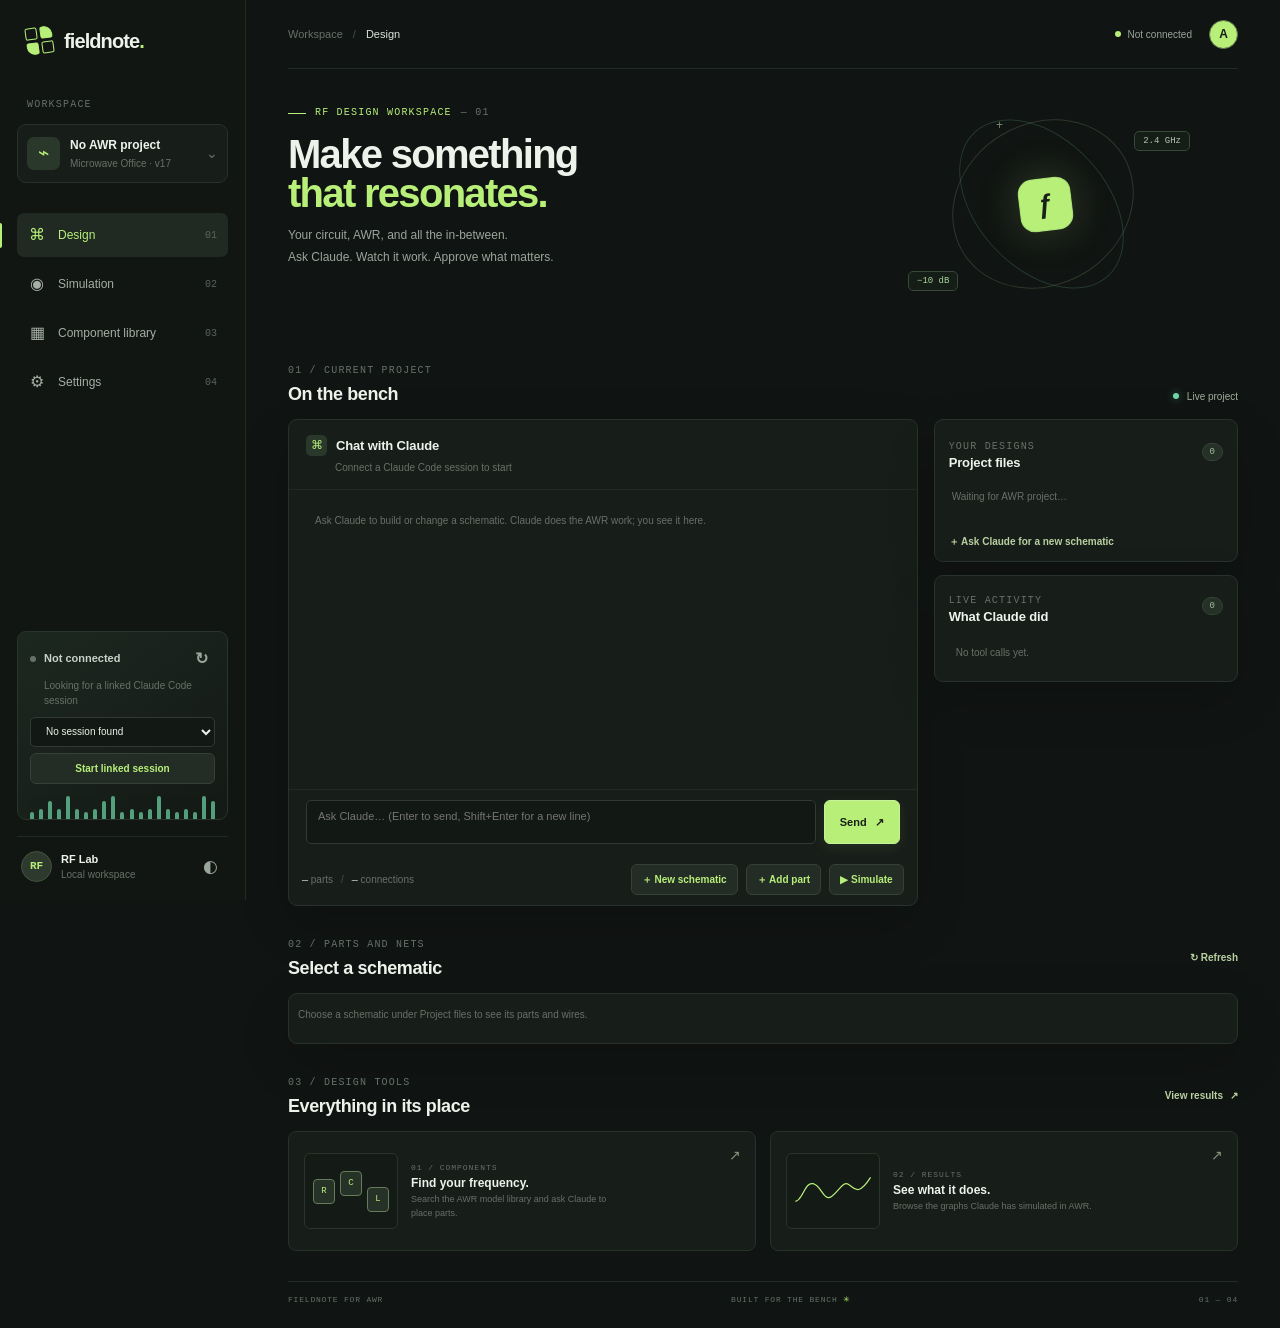
<file: ui/index.html>
<!doctype html>
<html lang="en">
  <head>
    <meta charset="utf-8">
    <meta name="viewport" content="width=device-width, initial-scale=1">
    <meta name="theme-color" content="#101412">
    <title>Fieldnote — AWR Circuit Studio</title>
    <link rel="stylesheet" href="styles.css">
  </head>
  <body>
    <div class="app-shell">
      <aside class="sidebar">
        <a class="brand" href="#" aria-label="Fieldnote home">
          <span class="brand-mark"><span></span><span></span><span></span><span></span></span>
          <span class="brand-name">fieldnote<span class="brand-dot">.</span></span>
        </a>
        <div class="workspace-label">WORKSPACE</div>
        <button class="project-switcher" id="projectSwitcher" type="button">
          <span class="project-icon">⌁</span>
          <span class="switcher-copy"><strong id="projectName">No AWR project</strong><small id="projectFile">Microwave Office · v17</small></span>
          <span class="chevron">⌄</span>
        </button>
        <nav class="navigation" aria-label="Main navigation">
          <button class="nav-link active" data-view="design" type="button"><span class="nav-icon">⌘</span><span>Design</span><kbd>01</kbd></button>
          <button class="nav-link" data-view="simulation" type="button"><span class="nav-icon">◉</span><span>Simulation</span><kbd>02</kbd></button>
          <button class="nav-link" data-view="library" type="button"><span class="nav-icon">▦</span><span>Component library</span><kbd>03</kbd></button>
          <button class="nav-link" data-view="settings" type="button"><span class="nav-icon">⚙</span><span>Settings</span><kbd>04</kbd></button>
        </nav>
        <div class="sidebar-bottom">
          <div class="live-card">
            <div class="live-card-top"><span class="pulse-dot"></span><span id="connectionLabel">Not connected</span><button class="icon-button" id="refreshConnection" aria-label="Look for Claude sessions" type="button">↻</button></div>
            <div class="live-card-copy" id="connectionDetail">Looking for a linked Claude Code session</div>
            <div class="session-row"><select class="form-control" id="sessionPicker" aria-label="Claude Code session"><option value="">No session found</option></select><button class="button button-small button-soft" id="startLinked" type="button">Start linked session</button></div>
            <div class="live-wave" aria-hidden="true"><i></i><i></i><i></i><i></i><i></i><i></i><i></i><i></i><i></i><i></i><i></i><i></i><i></i><i></i><i></i><i></i><i></i><i></i><i></i><i></i><i></i></div>
          </div>
          <div class="sidebar-footer">
            <div class="avatar">RF</div><div><strong>RF Lab</strong><small>Local workspace</small></div>
            <button class="icon-button theme-toggle" id="themeToggle" aria-label="Toggle color theme" title="Toggle color theme" type="button">◐</button>
          </div>
        </div>
      </aside>

      <main class="main-content">
        <header class="topbar">
          <div class="breadcrumb"><span>Workspace</span><span class="crumb-slash">/</span><strong id="breadcrumbName">Design</strong></div>
          <div class="topbar-actions"><div class="autosave"><span class="tiny-dot"></span><span id="saveState">Not connected</span></div><button class="user-menu" type="button" aria-label="User menu">A</button></div>
        </header>

        <section class="page-view active" id="designView">
          <div class="page-heading">
            <div><div class="eyebrow"><span class="eyebrow-line"></span> RF DESIGN WORKSPACE <span class="eyebrow-index">— 01</span></div><h1>Make something<br><span>that resonates.</span></h1><p class="heading-copy">Your circuit, AWR, and all the in-between.<br>Ask Claude. Watch it work. Approve what matters.</p></div>
            <div class="heading-art" aria-hidden="true"><div class="art-orbit orbit-one"></div><div class="art-orbit orbit-two"></div><div class="art-core"><span>ƒ</span></div><span class="art-label label-one">2.4 GHz</span><span class="art-label label-two">−10 dB</span><span class="art-cross">+</span></div>
          </div>

          <div class="section-bar"><div><span class="section-kicker">01 / CURRENT PROJECT</span><h2>On the bench</h2></div><div class="section-actions"><span class="project-live"><span class="tiny-dot"></span> Live project</span></div></div>
          <div class="workspace-grid">
            <section class="panel circuit-panel">
              <div class="panel-heading"><div><div class="panel-title-row"><span class="panel-icon icon-circuit">⌘</span><h3>Chat with Claude</h3></div><p id="chatSubtitle">Connect a Claude Code session to start</p></div></div>
              <div class="chat-log" id="chatLog"><div class="list-placeholder" id="chatEmpty">Ask Claude to build or change a schematic. Claude does the AWR work; you see it here.</div></div>
              <div class="chat-wait hidden" id="chatWait"><span class="pulse-dot connected"></span> Waiting for Claude…</div>
              <form class="chat-form" id="chatForm"><textarea class="form-control" id="chatInput" rows="2" placeholder="Ask Claude… (Enter to send, Shift+Enter for a new line)"></textarea><button class="button button-primary" id="sendChat" type="submit">Send <span>↗</span></button></form>
              <div class="canvas-footer"><div class="canvas-stats"><span><b id="partCount">—</b> parts</span><span class="stat-sep">/</span><span><b id="wireCount">—</b> connections</span></div><div class="canvas-footer-right"><button class="button button-small button-soft" data-ask="new-schematic" type="button">＋ New schematic</button><button class="button button-small button-soft" data-ask="add-part" type="button">＋ Add part</button><button class="button button-small button-soft" data-ask="simulate" type="button">▶ Simulate</button></div></div>
            </section>
            <aside class="right-column">
              <section class="panel schematic-picker"><div class="panel-heading compact"><div><span class="section-kicker">YOUR DESIGNS</span><h3>Project files</h3></div><span class="count-pill" id="schematicCount">0</span></div><div class="schematic-list" id="schematicList"><div class="list-placeholder">Waiting for AWR project…</div></div><div class="project-extras" id="projectExtras"></div><button class="text-action" id="newSchematicLink" type="button">＋ Ask Claude for a new schematic</button></section>
              <section class="panel activity-panel"><div class="panel-heading compact"><div><span class="section-kicker">LIVE ACTIVITY</span><h3>What Claude did</h3></div><span class="count-pill" id="activityCount">0</span></div><div class="activity-list" id="activityList"><div class="list-placeholder" id="activityEmpty">No tool calls yet.</div></div></section>
            </aside>
          </div>

          <div class="section-bar tools-section"><div><span class="section-kicker">02 / PARTS AND NETS</span><h2 id="partsTitle">Select a schematic</h2></div><button class="text-action" id="refreshSchematic" type="button">↻ Refresh</button></div>
          <section class="panel parts-panel"><div id="partsBody"><div class="list-placeholder">Choose a schematic under Project files to see its parts and wires.</div></div></section>

          <div class="section-bar tools-section"><div><span class="section-kicker">03 / DESIGN TOOLS</span><h2>Everything in its place</h2></div><button class="text-action" data-view="simulation" type="button">View results <span>↗</span></button></div>
          <div class="tool-cards">
            <button class="tool-card" data-view="library" type="button"><span class="tool-illustration library-illustration"><i>R</i><i>C</i><i>L</i></span><span class="tool-card-copy"><span>01 / COMPONENTS</span><strong>Find your frequency.</strong><small>Search the AWR model library and ask Claude to place parts.</small></span><span class="card-arrow">↗</span></button>
            <button class="tool-card" data-view="simulation" type="button"><span class="tool-illustration simulation-illustration"><svg viewBox="0 0 110 54"><path d="M2 41 C13 39 15 13 27 16 S42 42 53 34 S69 12 77 17 S90 35 108 7"/></svg></span><span class="tool-card-copy"><span>02 / RESULTS</span><strong>See what it does.</strong><small>Browse the graphs Claude has simulated in AWR.</small></span><span class="card-arrow">↗</span></button>
          </div>
          <footer class="page-footer"><span>FIELDNOTE FOR AWR</span><span>BUILT FOR THE BENCH <i>✳</i></span><span>01 — 04</span></footer>
        </section>

        <section class="page-view secondary-view" id="simulationView">
          <div class="secondary-heading"><div class="eyebrow"><span class="eyebrow-line"></span> RF DESIGN WORKSPACE <span class="eyebrow-index">— 02</span></div><h1>From schematic<br><span>to signal.</span></h1><p>Browse the graphs in your AWR project. To run a new simulation, ask Claude.</p></div>
          <div class="simulation-grid"><section class="panel simulation-config"><div class="panel-heading"><div><div class="panel-title-row"><span class="panel-icon icon-sim">◉</span><h3>Project graphs</h3></div><p>Pick one to see its plot</p></div><span class="live-tag"><i></i> <span id="graphCount">0</span></span></div>
            <div class="schematic-list" id="graphList"><div class="list-placeholder">Waiting for AWR project…</div></div>
            <div class="button-row"><button class="button button-primary" id="askSimulate" type="button"><span>▶</span> Ask Claude to simulate</button><span class="simulation-status" id="simulationStatus">Ready when you are</span></div>
          </section>
            <section class="panel results-panel"><div class="panel-heading"><div><div class="panel-title-row"><span class="panel-icon icon-result">⌁</span><h3>Simulation output</h3></div><p id="resultsSubtitle">Select a graph to see its results</p></div><button class="button button-small button-soft" id="refreshResults" type="button">↻ Refresh</button></div><div class="results-placeholder" id="resultsPlaceholder"><div class="results-mark"><span></span><span></span><span></span><span></span><span></span><span></span><span></span></div><strong>Nothing selected.</strong><p>Choose a graph on the left to see its plot and summary.</p></div><div id="resultsContent" class="results-content hidden"></div></section>
          </div>
        </section>

        <section class="page-view secondary-view" id="libraryView">
          <div class="secondary-heading"><div class="eyebrow"><span class="eyebrow-line"></span> RF DESIGN WORKSPACE <span class="eyebrow-index">— 03</span></div><h1>Good parts.<br><span>Better ideas.</span></h1><p>Search AWR’s model library. Pick a part and ask Claude to add it to your schematic.</p></div>
          <section class="panel library-panel"><div class="library-search-row"><div class="search-wrap"><span>⌕</span><input id="modelSearch" type="search" placeholder="Search resistors, capacitors, microstrip…" autocomplete="off"><kbd>↵</kbd></div><button class="button button-primary" id="searchModels" type="button">Search library <span>↗</span></button></div><div class="library-hints"><span>TRY</span><button type="button" data-query="RES">RES</button><button type="button" data-query="CAP">CAP</button><button type="button" data-query="microstrip line">microstrip line</button><button type="button" data-query="port">port</button></div><div class="library-results-head"><span id="modelResultCount">Search the live AWR model library</span><span>MODEL / DESCRIPTION / CATEGORY</span></div><div class="model-results" id="modelResults"><div class="library-empty"><div>⌕</div><strong>Find a part to get started.</strong><p>Results come from the component library in your open AWR instance.</p></div></div></section>
        </section>

        <section class="page-view secondary-view" id="settingsView">
          <div class="secondary-heading"><div class="eyebrow"><span class="eyebrow-line"></span> RF DESIGN WORKSPACE <span class="eyebrow-index">— 04</span></div><h1>Set the<br><span>workbench.</span></h1><p>Where Claude Code lives and how Fieldnote reaches it.</p></div>
          <section class="panel settings-panel"><div class="panel-heading"><div><div class="panel-title-row"><span class="panel-icon icon-sim">⚙</span><h3>Claude Code</h3></div><p>Stored on this PC. No secrets.</p></div><span class="live-tag"><i></i> <span id="claudeFound">Checking…</span></span></div>
            <label class="field-label" for="settingsWorkspace">WORKSPACE FOLDER</label><div class="settings-field"><input class="form-control" id="settingsWorkspace" spellcheck="false"></div>
            <label class="field-label" for="settingsClaude">CLAUDE CODE BINARY</label><div class="settings-field"><input class="form-control" id="settingsClaude" spellcheck="false"></div>
            <label class="field-label" for="settingsMode">MODE</label><div class="settings-field"><select class="form-control" id="settingsMode"><option value="linked">Linked to my open session</option><option value="app" disabled>App session — coming soon</option></select></div>
            <div class="button-row"><button class="button button-primary" id="saveSettings" type="button">Save settings</button><button class="button button-soft" id="startLinkedSettings" type="button">Start linked session</button></div>
            <div class="settings-field" id="startCommandWrap"><span class="field-label settings-label">START COMMAND</span><pre class="perm-input" id="startCommand">Press “Start linked session” to see the command.</pre></div>
          </section>
        </section>
      </main>
    </div>
    <div class="toast-region" id="toastRegion" aria-live="polite"></div>
    <dialog class="modal" id="permModal"><form method="dialog" id="permForm"><div class="modal-mark" id="permMark">⌘</div><span class="section-kicker" id="permKicker">APPROVAL NEEDED</span><h2 id="permTool">Tool</h2><p id="permDesc"></p><pre class="perm-input" id="permInput"></pre><div class="modal-actions"><span class="perm-queue" id="permQueue"></span><button class="button button-quiet" id="permDeny" type="button">Deny</button><button class="button button-primary" id="permAllow" type="button">Allow <span>↗</span></button></div></form></dialog>
    <script src="app.js" defer></script>
  </body>
</html>
</file>
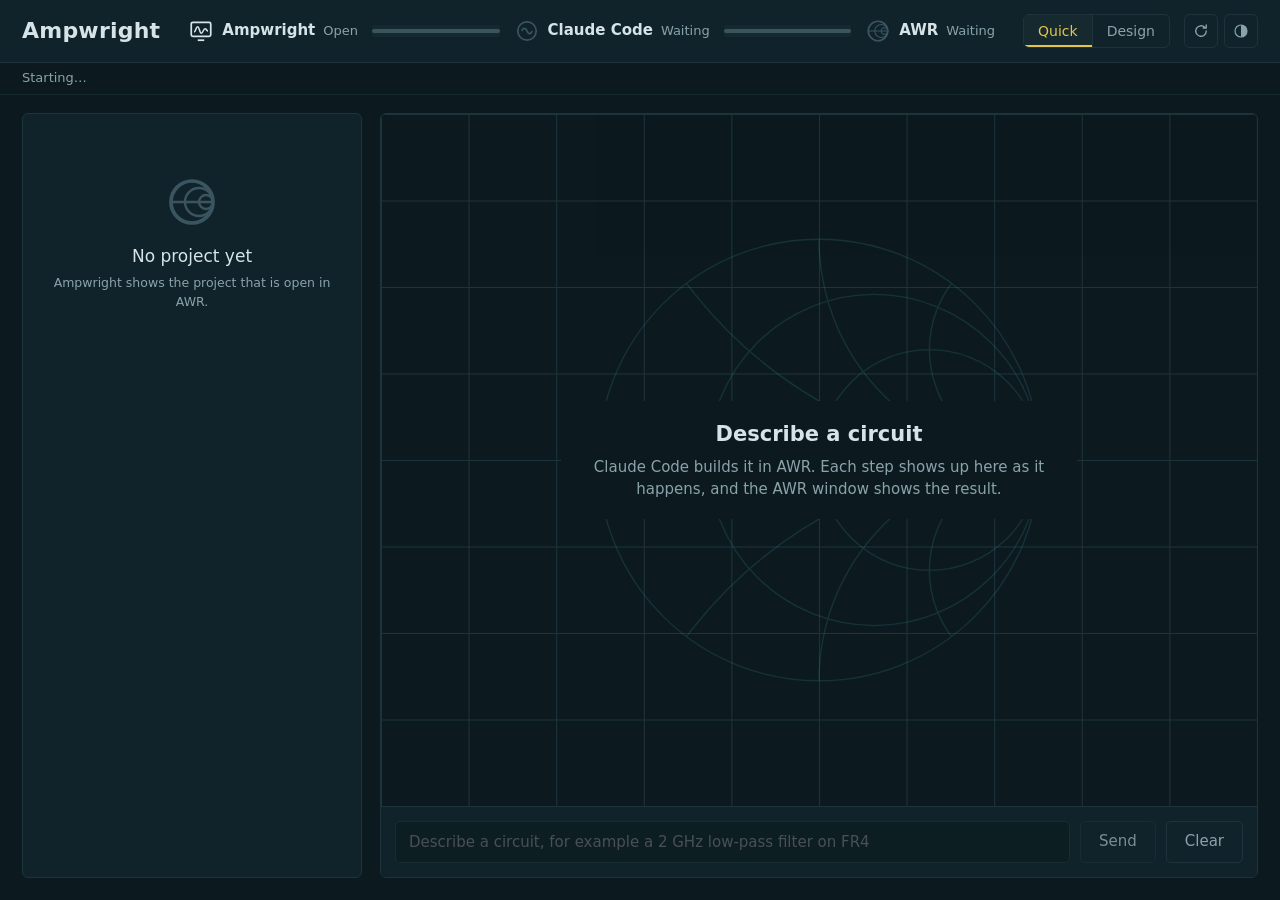
<file: ampwright/ui/index.html>
<!doctype html>
<html lang="en" data-theme="dark">
<head>
  <meta charset="utf-8">
  <meta name="viewport" content="width=device-width, initial-scale=1">
  <title>Ampwright</title>
  <link rel="stylesheet" href="app.css">
</head>
<body>
  <svg width="0" height="0" style="position:absolute" aria-hidden="true">
    <defs>
      <!-- Ampwright: a screen showing a swept trace -->
      <symbol id="i-app" viewBox="0 0 24 24"><rect x="3" y="4" width="18" height="13" rx="1.5" fill="none" stroke="currentColor" stroke-width="1.6"/><path d="M5.5 13c1.6 0 1.8-5 3.4-5s1.8 6 3.4 6 1.8-4 3.4-4 1.4 2 2.8 2" fill="none" stroke="currentColor" stroke-width="1.4"/><path d="M9 20.5h6" stroke="currentColor" stroke-width="1.6"/></symbol>
      <!-- Claude Code: a signal source -->
      <symbol id="i-source" viewBox="0 0 24 24"><circle cx="12" cy="12" r="8.5" fill="none" stroke="currentColor" stroke-width="1.6"/><path d="M7.2 12c1.2-3.2 3.6-3.2 4.8 0s3.6 3.2 4.8 0" fill="none" stroke="currentColor" stroke-width="1.6"/></symbol>
      <!-- AWR: a Smith chart -->
      <symbol id="i-smith" viewBox="0 0 24 24"><circle cx="12" cy="12" r="9" fill="none" stroke="currentColor" stroke-width="1.6"/><circle cx="15" cy="12" r="6" fill="none" stroke="currentColor" stroke-width="1"/><circle cx="18" cy="12" r="3" fill="none" stroke="currentColor" stroke-width="1"/><path d="M3 12h18M21 12a9 9 0 0 0-9-9M21 12a9 9 0 0 1-9 9" fill="none" stroke="currentColor" stroke-width="1"/></symbol>
      <symbol id="i-schematic" viewBox="0 0 24 24"><path d="M2 12h4l1.5-3 3 6 3-6 3 6 1.5-3h4" fill="none" stroke="currentColor" stroke-width="1.6" stroke-linejoin="round"/></symbol>
      <symbol id="i-graph" viewBox="0 0 24 24"><path d="M3 3v18h18" fill="none" stroke="currentColor" stroke-width="1.6"/><path d="M6 8c3 0 4 9 7 9s3-6 7-6" fill="none" stroke="currentColor" stroke-width="1.6"/></symbol>
      <symbol id="i-em" viewBox="0 0 24 24"><rect x="4" y="9" width="16" height="6" fill="none" stroke="currentColor" stroke-width="1.6"/><path d="M8 9V5M16 9V5M8 15v4M16 15v4" stroke="currentColor" stroke-width="1.4"/></symbol>
      <symbol id="i-netlist" viewBox="0 0 24 24"><path d="M5 5h14M5 10h10M5 15h14M5 20h8" stroke="currentColor" stroke-width="1.6"/></symbol>
      <symbol id="i-sim" viewBox="0 0 24 24"><path d="M4 12h3l2-6 3 12 2-6h6" fill="none" stroke="currentColor" stroke-width="1.6" stroke-linejoin="round"/></symbol>
      <symbol id="i-theme" viewBox="0 0 24 24"><circle cx="12" cy="12" r="8" fill="none" stroke="currentColor" stroke-width="1.6"/><path d="M12 4a8 8 0 0 1 0 16z" fill="currentColor"/></symbol>
      <symbol id="i-reconnect" viewBox="0 0 24 24"><path d="M19 12a7 7 0 1 1-2.05-4.95M19 4v4h-4" fill="none" stroke="currentColor" stroke-width="1.8" stroke-linecap="round" stroke-linejoin="round"/></symbol>
    </defs>
  </svg>

  <header class="strip">
    <div class="brand">Ampwright</div>
    <div class="line" role="status" aria-live="polite">
      <div class="port" data-port="app" data-state="up">
        <svg class="port-icon"><use href="#i-app"/></svg>
        <span class="port-name">Ampwright</span><span class="port-state">Open</span>
      </div>
      <div class="seg" data-seg="claude" data-state="off"><i class="pulse"></i></div>
      <div class="port" data-port="claude" data-state="off">
        <svg class="port-icon"><use href="#i-source"/></svg>
        <span class="port-name">Claude Code</span><span class="port-state" id="claudeState">Waiting</span>
      </div>
      <div class="seg" data-seg="awr" data-state="off"><i class="pulse"></i></div>
      <div class="port" data-port="awr" data-state="off">
        <svg class="port-icon"><use href="#i-smith"/></svg>
        <span class="port-name">AWR</span><span class="port-state" id="awrState">Waiting</span>
      </div>
    </div>
    <div class="tools">
      <div class="mode" role="group" aria-label="Mode">
        <button type="button" data-mode="quick" aria-pressed="true" title="Quick: Claude builds what you ask in AWR, step by step">Quick</button>
        <button type="button" data-mode="design" aria-pressed="false" title="Design: the full agent loop (spec, theory, build, check, fix). It waits for you to approve the spec, and uses much more of your plan per task.">Design</button>
      </div>
      <button class="icon-btn" id="reconnect" type="button" title="Reconnect" aria-label="Reconnect"><svg><use href="#i-reconnect"/></svg></button>
      <button class="icon-btn" id="theme" type="button" title="Switch to light theme" aria-label="Switch to light theme"><svg><use href="#i-theme"/></svg></button>
    </div>
  </header>
  <p class="detail" id="detail">Starting…</p>
  <div class="banner" id="banner" role="alert" hidden><span id="bannerText"></span><button type="button" id="bannerRetry">Reconnect</button></div>

  <main class="bench">
    <aside class="project" aria-label="AWR project">
      <div id="projectEmpty" class="project-empty">
        <svg class="big-icon"><use href="#i-smith"/></svg>
        <p>No project yet</p>
        <small id="projectEmptyText">Ampwright shows the project that is open in AWR.</small>
      </div>
      <div id="projectCard" hidden>
        <h1 id="projectName"></h1>
        <p class="file" id="projectFile"></p>
        <p class="saved" id="projectSaved"></p>
        <dl class="readout">
          <div><dt><svg><use href="#i-schematic"/></svg>Schematics</dt><dd id="nSchematics">0</dd></div>
          <div><dt><svg><use href="#i-graph"/></svg>Graphs</dt><dd id="nGraphs">0</dd></div>
          <div><dt><svg><use href="#i-em"/></svg>EM structures</dt><dd id="nEm">0</dd></div>
          <div><dt><svg><use href="#i-netlist"/></svg>Netlists</dt><dd id="nNetlists">0</dd></div>
        </dl>
        <section class="docs"><h2>Schematics</h2><ul id="listSchematics"></ul></section>
        <section class="docs"><h2>Graphs</h2><ul id="listGraphs"></ul></section>
        <section class="docs"><h2>EM structures</h2><ul id="listEm"></ul></section>
        <section class="docs"><h2>Netlists</h2><ul id="listNetlists"></ul></section>
      </div>
    </aside>

    <section class="screen" aria-label="Design chat">
      <div class="scope">
      <svg class="smith-art" viewBox="0 0 200 200" aria-hidden="true">
        <defs><clipPath id="smithClip"><circle cx="100" cy="100" r="96"/></clipPath></defs>
        <circle cx="100" cy="100" r="96"/><circle cx="124" cy="100" r="72"/><circle cx="148" cy="100" r="48"/><circle cx="172" cy="100" r="24"/>
        <path d="M4 100h192"/>
        <g clip-path="url(#smithClip)"><!-- reactance circles x = 0.5, 1, 2: centre (1, ±1/x), radius 1/x -->
          <circle cx="196" cy="-92" r="192"/><circle cx="196" cy="292" r="192"/>
          <circle cx="196" cy="4" r="96"/><circle cx="196" cy="196" r="96"/>
          <circle cx="196" cy="52" r="48"/><circle cx="196" cy="148" r="48"/>
        </g>
      </svg>
      <div class="screen-empty" id="feedEmpty">
        <p class="screen-title" id="emptyTitle">Describe a circuit</p>
        <p id="emptyText">Claude Code builds it in AWR. Each step shows up here as it happens, and the AWR window shows the result.</p>
      </div>
      <div class="feed" id="feed" hidden></div>
      </div>
      <div class="working" id="working" hidden><i></i><span>Claude is working in AWR…</span></div>
      <form class="composer" id="composer">
        <input type="text" id="task" autocomplete="off" disabled placeholder="Describe a circuit, for example a 2 GHz low-pass filter on FR4" aria-label="Design task">
        <button type="submit" id="send" disabled>Send</button>
        <button type="button" id="stop" hidden>Stop</button>
        <button type="button" id="clear" title="Clear the saved history" aria-label="Clear history">Clear</button>
      </form>
    </section>
  </main>
  <div class="approval" id="approval" role="alertdialog" aria-modal="true" aria-labelledby="apTitle" hidden>
    <div class="ap-box">
      <h2 id="apTitle"></h2>
      <p id="apText"></p>
      <pre id="apPreview"></pre>
      <p class="ap-note" id="apNote">If you don't answer, Ampwright denies it after 2 minutes.</p>
      <div class="ap-actions"><button type="button" id="apDeny">Deny</button><button type="button" id="apAllow">Allow</button></div>
    </div>
  </div>
  <script src="app.js"></script>
</body>
</html>
</file>
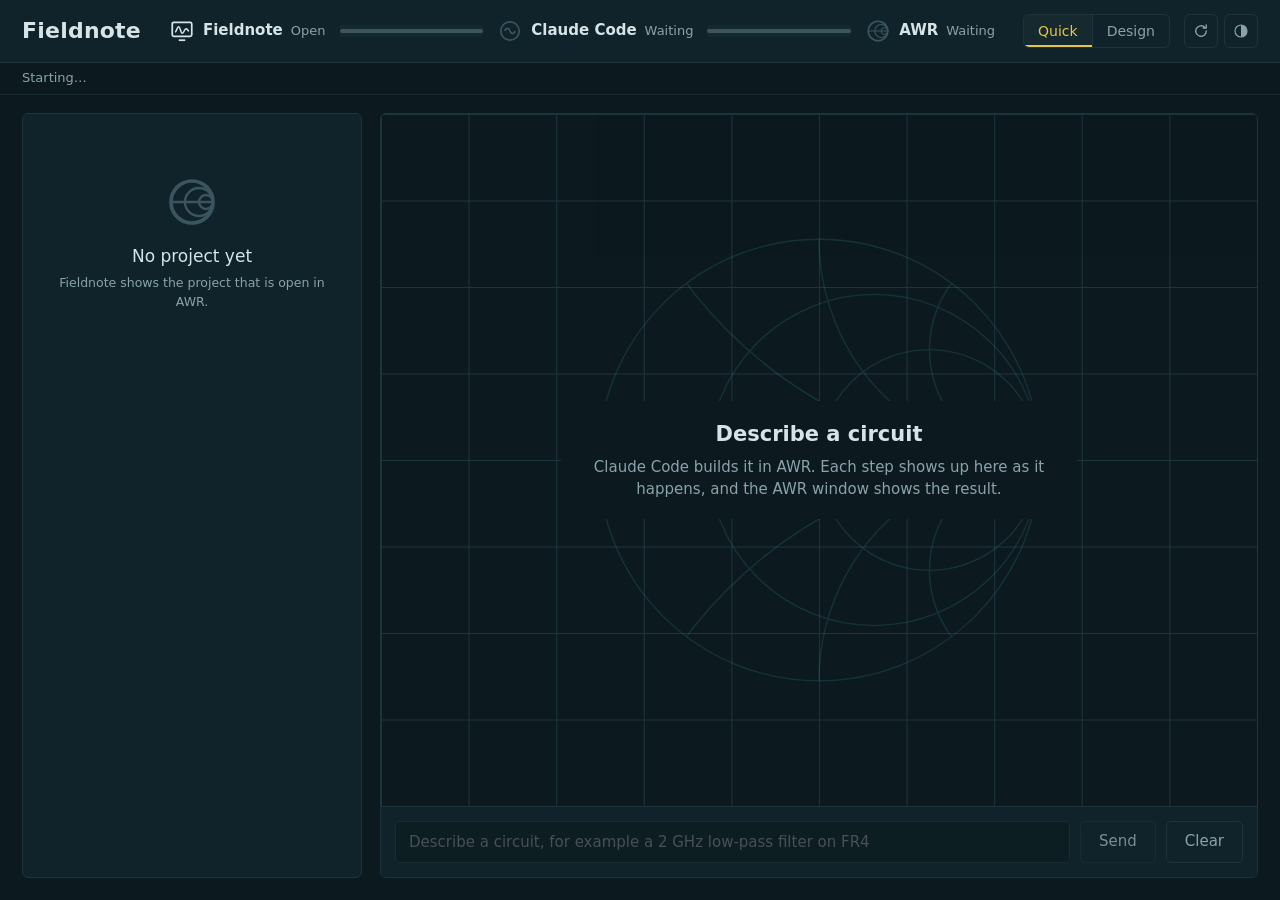
<file: fieldnote/ui/index.html>
<!doctype html>
<html lang="en" data-theme="dark">
<head>
  <meta charset="utf-8">
  <meta name="viewport" content="width=device-width, initial-scale=1">
  <title>Fieldnote</title>
  <link rel="stylesheet" href="app.css">
</head>
<body>
  <svg width="0" height="0" style="position:absolute" aria-hidden="true">
    <defs>
      <!-- Fieldnote: a screen showing a swept trace -->
      <symbol id="i-app" viewBox="0 0 24 24"><rect x="3" y="4" width="18" height="13" rx="1.5" fill="none" stroke="currentColor" stroke-width="1.6"/><path d="M5.5 13c1.6 0 1.8-5 3.4-5s1.8 6 3.4 6 1.8-4 3.4-4 1.4 2 2.8 2" fill="none" stroke="currentColor" stroke-width="1.4"/><path d="M9 20.5h6" stroke="currentColor" stroke-width="1.6"/></symbol>
      <!-- Claude Code: a signal source -->
      <symbol id="i-source" viewBox="0 0 24 24"><circle cx="12" cy="12" r="8.5" fill="none" stroke="currentColor" stroke-width="1.6"/><path d="M7.2 12c1.2-3.2 3.6-3.2 4.8 0s3.6 3.2 4.8 0" fill="none" stroke="currentColor" stroke-width="1.6"/></symbol>
      <!-- AWR: a Smith chart -->
      <symbol id="i-smith" viewBox="0 0 24 24"><circle cx="12" cy="12" r="9" fill="none" stroke="currentColor" stroke-width="1.6"/><circle cx="15" cy="12" r="6" fill="none" stroke="currentColor" stroke-width="1"/><circle cx="18" cy="12" r="3" fill="none" stroke="currentColor" stroke-width="1"/><path d="M3 12h18M21 12a9 9 0 0 0-9-9M21 12a9 9 0 0 1-9 9" fill="none" stroke="currentColor" stroke-width="1"/></symbol>
      <symbol id="i-schematic" viewBox="0 0 24 24"><path d="M2 12h4l1.5-3 3 6 3-6 3 6 1.5-3h4" fill="none" stroke="currentColor" stroke-width="1.6" stroke-linejoin="round"/></symbol>
      <symbol id="i-graph" viewBox="0 0 24 24"><path d="M3 3v18h18" fill="none" stroke="currentColor" stroke-width="1.6"/><path d="M6 8c3 0 4 9 7 9s3-6 7-6" fill="none" stroke="currentColor" stroke-width="1.6"/></symbol>
      <symbol id="i-em" viewBox="0 0 24 24"><rect x="4" y="9" width="16" height="6" fill="none" stroke="currentColor" stroke-width="1.6"/><path d="M8 9V5M16 9V5M8 15v4M16 15v4" stroke="currentColor" stroke-width="1.4"/></symbol>
      <symbol id="i-netlist" viewBox="0 0 24 24"><path d="M5 5h14M5 10h10M5 15h14M5 20h8" stroke="currentColor" stroke-width="1.6"/></symbol>
      <symbol id="i-sim" viewBox="0 0 24 24"><path d="M4 12h3l2-6 3 12 2-6h6" fill="none" stroke="currentColor" stroke-width="1.6" stroke-linejoin="round"/></symbol>
      <symbol id="i-theme" viewBox="0 0 24 24"><circle cx="12" cy="12" r="8" fill="none" stroke="currentColor" stroke-width="1.6"/><path d="M12 4a8 8 0 0 1 0 16z" fill="currentColor"/></symbol>
      <symbol id="i-reconnect" viewBox="0 0 24 24"><path d="M19 12a7 7 0 1 1-2.05-4.95M19 4v4h-4" fill="none" stroke="currentColor" stroke-width="1.8" stroke-linecap="round" stroke-linejoin="round"/></symbol>
    </defs>
  </svg>

  <header class="strip">
    <div class="brand">Fieldnote</div>
    <div class="line" role="status" aria-live="polite">
      <div class="port" data-port="app" data-state="up">
        <svg class="port-icon"><use href="#i-app"/></svg>
        <span class="port-name">Fieldnote</span><span class="port-state">Open</span>
      </div>
      <div class="seg" data-seg="claude" data-state="off"><i class="pulse"></i></div>
      <div class="port" data-port="claude" data-state="off">
        <svg class="port-icon"><use href="#i-source"/></svg>
        <span class="port-name">Claude Code</span><span class="port-state" id="claudeState">Waiting</span>
      </div>
      <div class="seg" data-seg="awr" data-state="off"><i class="pulse"></i></div>
      <div class="port" data-port="awr" data-state="off">
        <svg class="port-icon"><use href="#i-smith"/></svg>
        <span class="port-name">AWR</span><span class="port-state" id="awrState">Waiting</span>
      </div>
    </div>
    <div class="tools">
      <div class="mode" role="group" aria-label="Mode">
        <button type="button" data-mode="quick" aria-pressed="true" title="Quick: Claude builds what you ask in AWR, step by step">Quick</button>
        <button type="button" data-mode="design" aria-pressed="false" title="Design: the full agent loop (spec, theory, build, check, fix). It waits for you to approve the spec, and uses much more of your plan per task.">Design</button>
      </div>
      <button class="icon-btn" id="reconnect" type="button" title="Reconnect" aria-label="Reconnect"><svg><use href="#i-reconnect"/></svg></button>
      <button class="icon-btn" id="theme" type="button" title="Switch to light theme" aria-label="Switch to light theme"><svg><use href="#i-theme"/></svg></button>
    </div>
  </header>
  <p class="detail" id="detail">Starting…</p>
  <div class="banner" id="banner" role="alert" hidden><span id="bannerText"></span><button type="button" id="bannerRetry">Reconnect</button></div>

  <main class="bench">
    <aside class="project" aria-label="AWR project">
      <div id="projectEmpty" class="project-empty">
        <svg class="big-icon"><use href="#i-smith"/></svg>
        <p>No project yet</p>
        <small id="projectEmptyText">Fieldnote shows the project that is open in AWR.</small>
      </div>
      <div id="projectCard" hidden>
        <h1 id="projectName"></h1>
        <p class="file" id="projectFile"></p>
        <p class="saved" id="projectSaved"></p>
        <dl class="readout">
          <div><dt><svg><use href="#i-schematic"/></svg>Schematics</dt><dd id="nSchematics">0</dd></div>
          <div><dt><svg><use href="#i-graph"/></svg>Graphs</dt><dd id="nGraphs">0</dd></div>
          <div><dt><svg><use href="#i-em"/></svg>EM structures</dt><dd id="nEm">0</dd></div>
          <div><dt><svg><use href="#i-netlist"/></svg>Netlists</dt><dd id="nNetlists">0</dd></div>
        </dl>
        <section class="docs"><h2>Schematics</h2><ul id="listSchematics"></ul></section>
        <section class="docs"><h2>Graphs</h2><ul id="listGraphs"></ul></section>
        <section class="docs"><h2>EM structures</h2><ul id="listEm"></ul></section>
        <section class="docs"><h2>Netlists</h2><ul id="listNetlists"></ul></section>
      </div>
    </aside>

    <section class="screen" aria-label="Design chat">
      <div class="scope">
      <svg class="smith-art" viewBox="0 0 200 200" aria-hidden="true">
        <defs><clipPath id="smithClip"><circle cx="100" cy="100" r="96"/></clipPath></defs>
        <circle cx="100" cy="100" r="96"/><circle cx="124" cy="100" r="72"/><circle cx="148" cy="100" r="48"/><circle cx="172" cy="100" r="24"/>
        <path d="M4 100h192"/>
        <g clip-path="url(#smithClip)"><!-- reactance circles x = 0.5, 1, 2: centre (1, ±1/x), radius 1/x -->
          <circle cx="196" cy="-92" r="192"/><circle cx="196" cy="292" r="192"/>
          <circle cx="196" cy="4" r="96"/><circle cx="196" cy="196" r="96"/>
          <circle cx="196" cy="52" r="48"/><circle cx="196" cy="148" r="48"/>
        </g>
      </svg>
      <div class="screen-empty" id="feedEmpty">
        <p class="screen-title" id="emptyTitle">Describe a circuit</p>
        <p id="emptyText">Claude Code builds it in AWR. Each step shows up here as it happens, and the AWR window shows the result.</p>
      </div>
      <div class="feed" id="feed" hidden></div>
      </div>
      <div class="working" id="working" hidden><i></i><span>Claude is working in AWR…</span></div>
      <form class="composer" id="composer">
        <input type="text" id="task" autocomplete="off" disabled placeholder="Describe a circuit, for example a 2 GHz low-pass filter on FR4" aria-label="Design task">
        <button type="submit" id="send" disabled>Send</button>
        <button type="button" id="stop" hidden>Stop</button>
        <button type="button" id="clear" title="Clear the saved history" aria-label="Clear history">Clear</button>
      </form>
    </section>
  </main>
  <div class="approval" id="approval" role="alertdialog" aria-modal="true" aria-labelledby="apTitle" hidden>
    <div class="ap-box">
      <h2 id="apTitle"></h2>
      <p id="apText"></p>
      <pre id="apPreview"></pre>
      <p class="ap-note" id="apNote">If you don't answer, Fieldnote denies it after 2 minutes.</p>
      <div class="ap-actions"><button type="button" id="apDeny">Deny</button><button type="button" id="apAllow">Allow</button></div>
    </div>
  </div>
  <script src="app.js"></script>
</body>
</html>
</file>
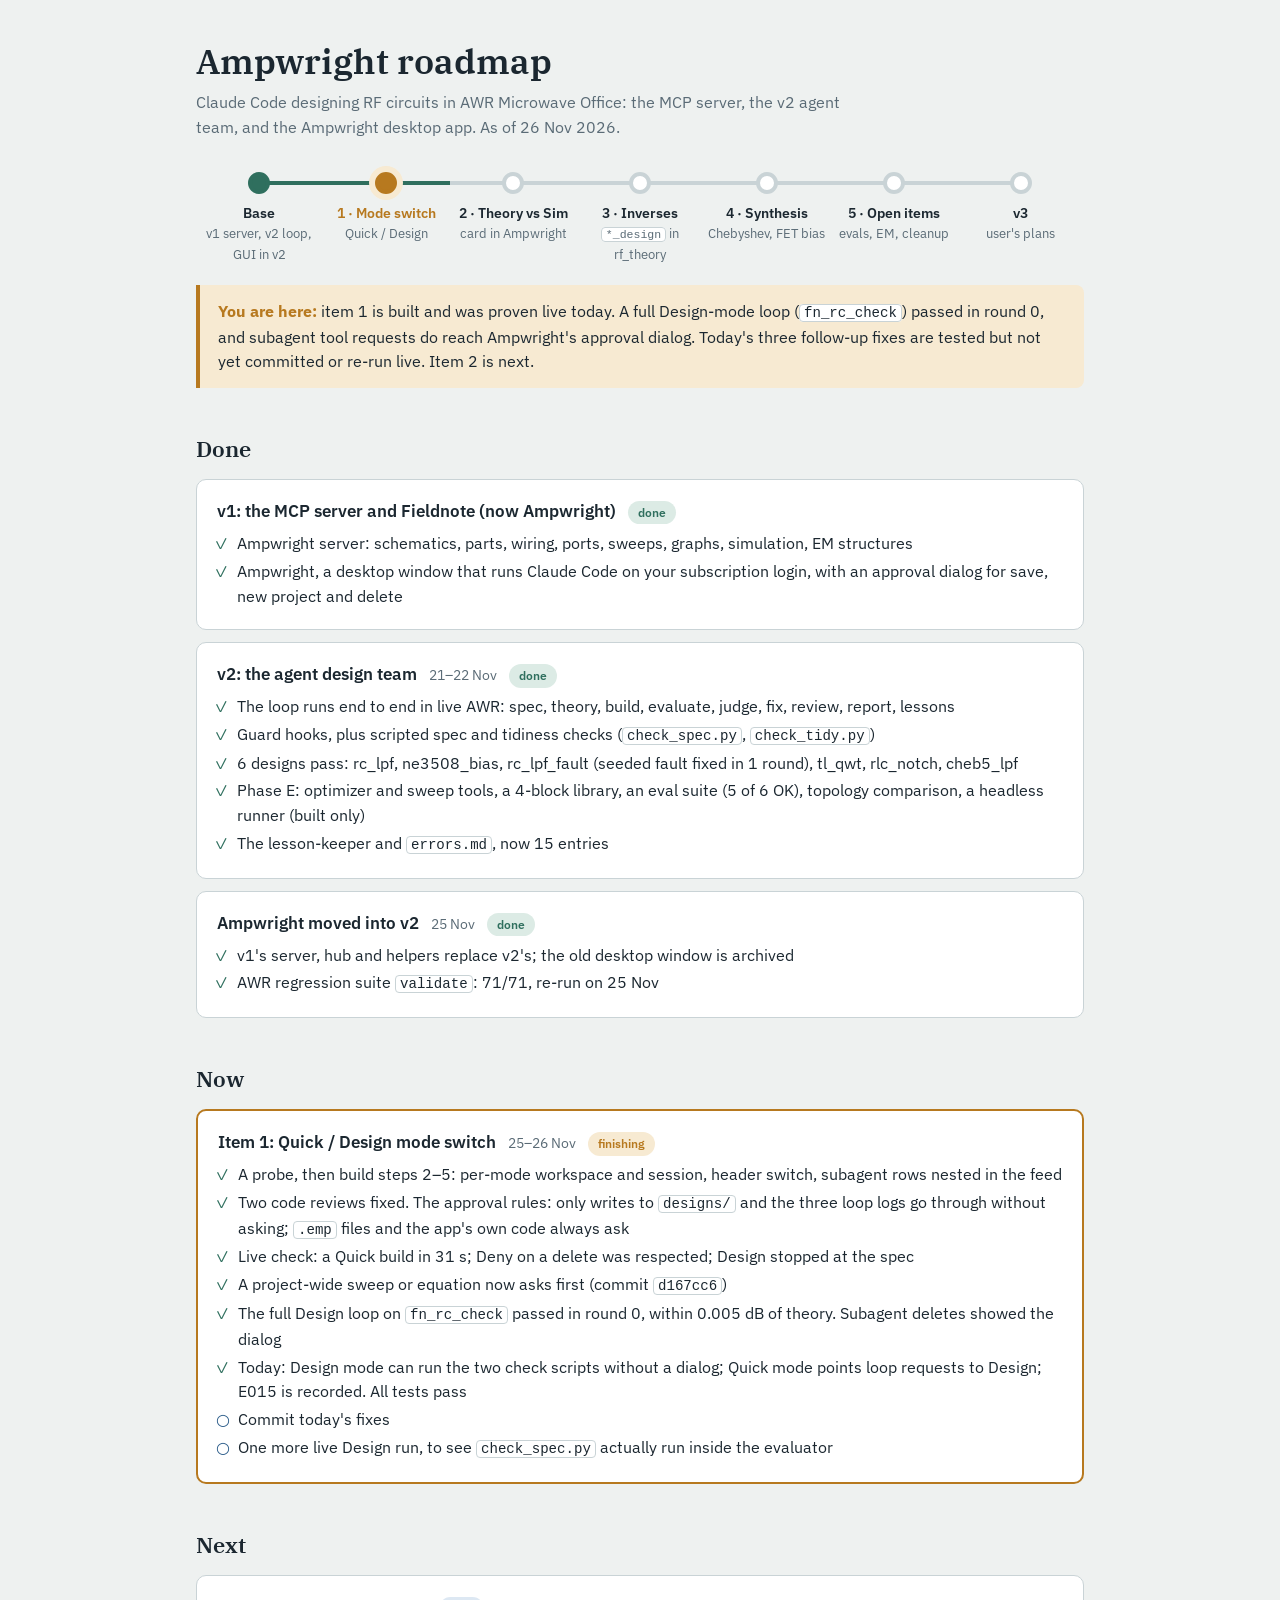
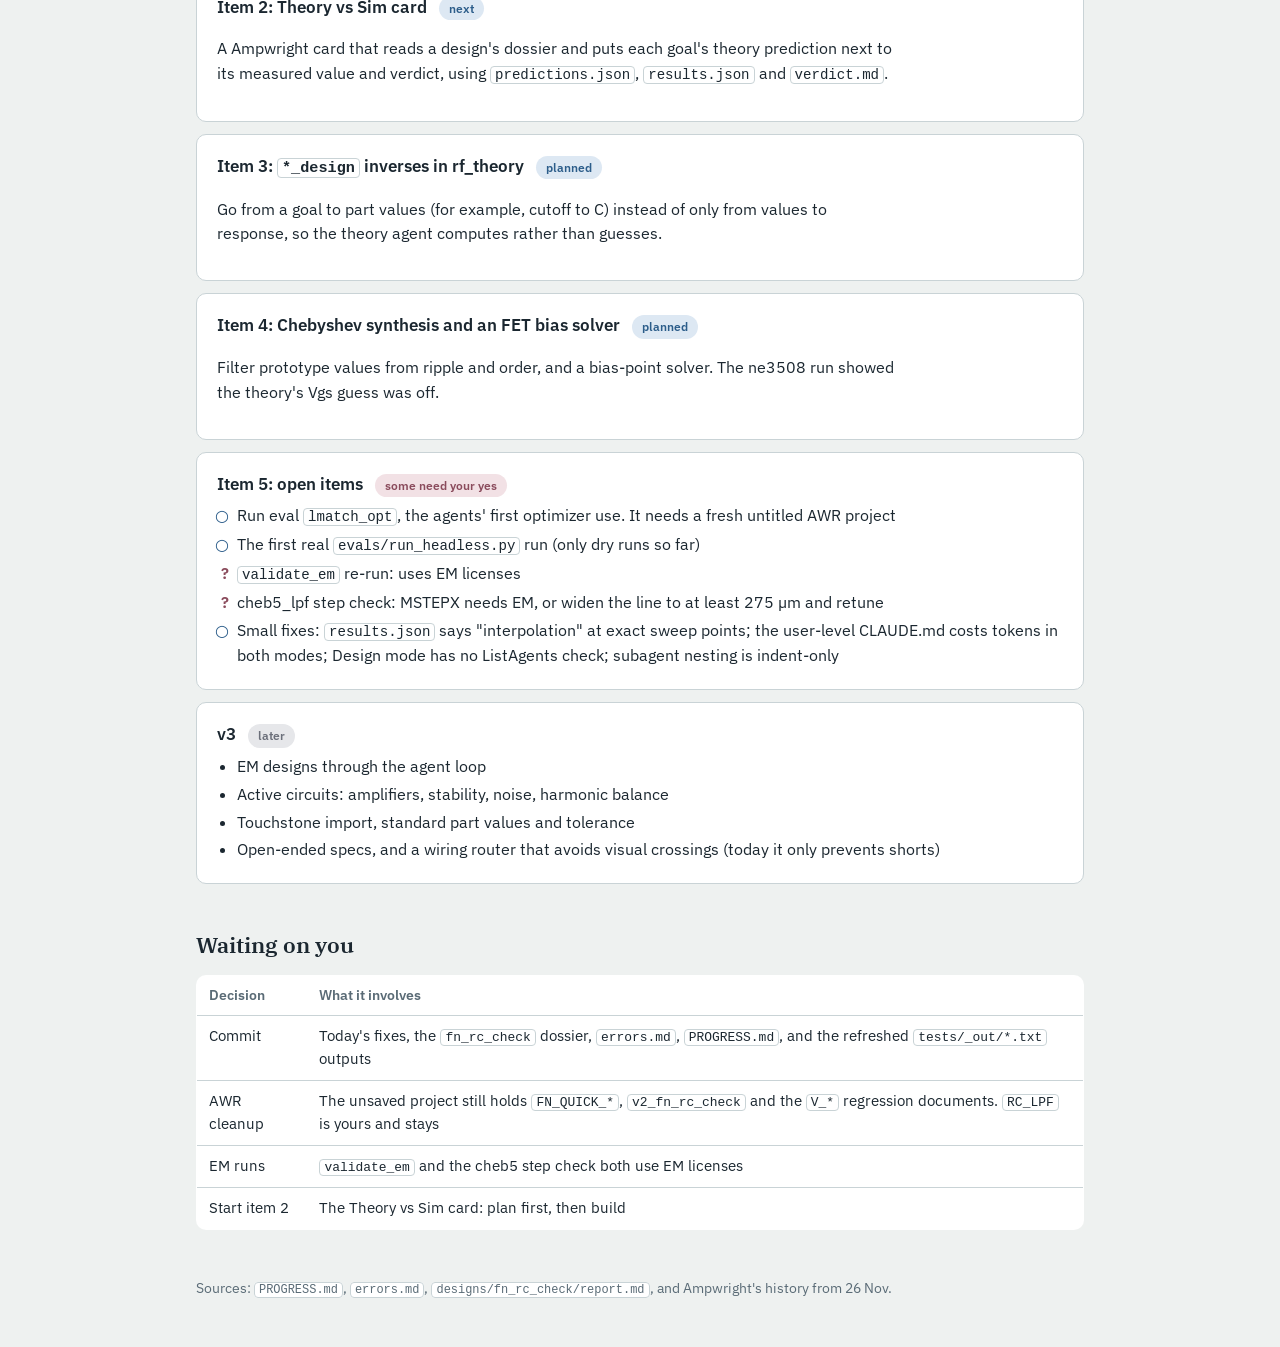
<file: roadmap.html>
<!doctype html>
<html lang="en">
<head>
<meta charset="utf-8">
<meta name="viewport" content="width=device-width, initial-scale=1">
<title>Ampwright Roadmap</title>
<link rel="preconnect" href="https://fonts.googleapis.com">
<link href="https://fonts.googleapis.com/css2?family=IBM+Plex+Sans:wght@400;500;600&family=IBM+Plex+Serif:wght@500;600&display=swap" rel="stylesheet">
<style>
:root {
  --bg: #eef1f0; --panel: #ffffff; --ink: #1b2730; --muted: #5a6b76; --line: #c9d3d6;
  --done: #2f6f5e; --done-bg: #dcebe5; --here: #b7791f; --here-bg: #f7ead2;
  --next: #2c5d8a; --next-bg: #dde8f3; --held: #8a4b5c; --held-bg: #f2e1e5; --later: #6b6f7a; --later-bg: #e6e7ea;
}
@media (prefers-color-scheme: dark) {
  :root:not([data-theme="light"]) {
    --bg: #141b20; --panel: #1c252b; --ink: #e3e9ec; --muted: #9aabb5; --line: #33424b;
    --done: #7cc4ad; --done-bg: #1f3a33; --here: #f0b54d; --here-bg: #3d3020;
    --next: #8db8e2; --next-bg: #1f3245; --held: #e39aae; --held-bg: #3e2630; --later: #a7abb5; --later-bg: #2a3036;
  }
}
:root[data-theme="dark"] {
  --bg: #141b20; --panel: #1c252b; --ink: #e3e9ec; --muted: #9aabb5; --line: #33424b;
  --done: #7cc4ad; --done-bg: #1f3a33; --here: #f0b54d; --here-bg: #3d3020;
  --next: #8db8e2; --next-bg: #1f3245; --held: #e39aae; --held-bg: #3e2630; --later: #a7abb5; --later-bg: #2a3036;
}
* { box-sizing: border-box; }
body { margin: 0; background: var(--bg); color: var(--ink); font: 16px/1.55 "IBM Plex Sans", system-ui, sans-serif; }
main { max-width: 920px; margin: 0 auto; padding: 40px 16px 64px; }
h1, h2 { font-family: "IBM Plex Serif", Georgia, serif; font-weight: 600; line-height: 1.2; }
h1 { font-size: 2.2rem; margin: 0 0 8px; }
h2 { font-size: 1.4rem; margin: 48px 0 16px; }
p { max-width: 68ch; }
.lede { color: var(--muted); margin: 0 0 28px; }
code { font-family: Consolas, "Cascadia Mono", monospace; font-size: .88em; background: var(--panel); border: 1px solid var(--line); border-radius: 4px; padding: 0 4px; }

/* the signal path: the user's five items plus v3, with the marker on where we are */
.path { display: grid; grid-template-columns: repeat(7, 1fr); gap: 0; margin: 8px 0 12px; }
.stop { position: relative; padding-top: 34px; text-align: center; font-size: .82rem; color: var(--muted); }
.stop::before { content: ""; position: absolute; top: 13px; left: 0; right: 0; height: 4px; background: var(--line); }
.stop.done::before, .stop.here::before { background: var(--done); }
.stop:first-child::before { left: 50%; } .stop:last-child::before { right: 50%; }
.stop .dot { position: absolute; top: 4px; left: calc(50% - 11px); width: 22px; height: 22px; border-radius: 50%;
  background: var(--panel); border: 4px solid var(--line); }
.stop.done .dot { background: var(--done); border-color: var(--done); }
.stop.here .dot { background: var(--here); border-color: var(--here); box-shadow: 0 0 0 6px var(--here-bg); }
.stop b { display: block; color: var(--ink); font-weight: 600; font-size: .9rem; }
.stop.here b { color: var(--here); }
.youarehere { background: var(--here-bg); border-left: 4px solid var(--here); padding: 14px 18px; border-radius: 0 8px 8px 0; margin: 20px 0 0; }
.youarehere strong { color: var(--here); }

/* stages */
.stage { background: var(--panel); border: 1px solid var(--line); border-radius: 10px; padding: 18px 20px; margin: 12px 0; }
.stage.here { border: 2px solid var(--here); }
.stage header { display: flex; flex-wrap: wrap; align-items: baseline; gap: 8px 12px; margin-bottom: 6px; }
.stage h3 { margin: 0; font-size: 1.08rem; font-weight: 600; }
.when { color: var(--muted); font-size: .85rem; }
.chip { font-size: .78rem; font-weight: 600; padding: 2px 10px; border-radius: 99px; }
.chip.done { color: var(--done); background: var(--done-bg); }
.chip.here { color: var(--here); background: var(--here-bg); }
.chip.next { color: var(--next); background: var(--next-bg); }
.chip.held { color: var(--held); background: var(--held-bg); }
.chip.later { color: var(--later); background: var(--later-bg); }
ul { margin: 6px 0 0; padding-left: 20px; }
li { margin: 3px 0; }
li.ok::marker { content: "✓  "; color: var(--done); }
li.todo::marker { content: "○  "; color: var(--next); }
li.ask::marker { content: "?  "; color: var(--held); font-weight: 600; }

table { width: 100%; border-collapse: collapse; font-size: .92rem; background: var(--panel); border: 1px solid var(--line); border-radius: 10px; overflow: hidden; }
th, td { text-align: left; padding: 9px 12px; border-bottom: 1px solid var(--line); vertical-align: top; }
th { font-weight: 600; color: var(--muted); font-size: .85rem; }
tr:last-child td { border-bottom: 0; }
.wrap { overflow-x: auto; }
footer { margin-top: 48px; color: var(--muted); font-size: .85rem; }

@media (max-width: 640px) {
  h1 { font-size: 1.7rem; }
  .path { grid-template-columns: 1fr; }
  .stop { padding: 0 0 14px 40px; text-align: left; }
  .stop::before { top: 0; bottom: 0; left: 9px; right: auto; width: 4px; height: auto; }
  .stop:first-child::before { left: 9px; top: 11px; } .stop:last-child::before { right: auto; bottom: calc(100% - 11px); }
  .stop .dot { top: 0; left: 0; }
}
</style>
</head>
<body>
<main>
  <h1>Ampwright roadmap</h1>
  <p class="lede">Claude Code designing RF circuits in AWR Microwave Office: the MCP server, the v2 agent team, and the Ampwright desktop app. As of 26 Nov 2026.</p>

  <div class="path" aria-label="The plan from 25 Nov, in order">
    <div class="stop done"><span class="dot"></span><b>Base</b>v1 server, v2 loop, GUI in v2</div>
    <div class="stop here"><span class="dot"></span><b>1 · Mode switch</b>Quick / Design</div>
    <div class="stop"><span class="dot"></span><b>2 · Theory vs Sim</b>card in Ampwright</div>
    <div class="stop"><span class="dot"></span><b>3 · Inverses</b><code>*_design</code> in rf_theory</div>
    <div class="stop"><span class="dot"></span><b>4 · Synthesis</b>Chebyshev, FET bias</div>
    <div class="stop"><span class="dot"></span><b>5 · Open items</b>evals, EM, cleanup</div>
    <div class="stop"><span class="dot"></span><b>v3</b>user's plans</div>
  </div>

  <div class="youarehere">
    <strong>You are here:</strong> item 1 is built and was proven live today. A full Design-mode loop (<code>fn_rc_check</code>) passed in round 0, and subagent tool requests do reach Ampwright's approval dialog. Today's three follow-up fixes are tested but not yet committed or re-run live. Item 2 is next.
  </div>

  <h2>Done</h2>

  <section class="stage">
    <header><h3>v1: the MCP server and Fieldnote (now Ampwright)</h3><span class="chip done">done</span></header>
    <ul>
      <li class="ok">Ampwright server: schematics, parts, wiring, ports, sweeps, graphs, simulation, EM structures</li>
      <li class="ok">Ampwright, a desktop window that runs Claude Code on your subscription login, with an approval dialog for save, new project and delete</li>
    </ul>
  </section>

  <section class="stage">
    <header><h3>v2: the agent design team</h3><span class="when">21–22 Nov</span><span class="chip done">done</span></header>
    <ul>
      <li class="ok">The loop runs end to end in live AWR: spec, theory, build, evaluate, judge, fix, review, report, lessons</li>
      <li class="ok">Guard hooks, plus scripted spec and tidiness checks (<code>check_spec.py</code>, <code>check_tidy.py</code>)</li>
      <li class="ok">6 designs pass: rc_lpf, ne3508_bias, rc_lpf_fault (seeded fault fixed in 1 round), tl_qwt, rlc_notch, cheb5_lpf</li>
      <li class="ok">Phase E: optimizer and sweep tools, a 4-block library, an eval suite (5 of 6 OK), topology comparison, a headless runner (built only)</li>
      <li class="ok">The lesson-keeper and <code>errors.md</code>, now 15 entries</li>
    </ul>
  </section>

  <section class="stage">
    <header><h3>Ampwright moved into v2</h3><span class="when">25 Nov</span><span class="chip done">done</span></header>
    <ul>
      <li class="ok">v1's server, hub and helpers replace v2's; the old desktop window is archived</li>
      <li class="ok">AWR regression suite <code>validate</code>: 71/71, re-run on 25 Nov</li>
    </ul>
  </section>

  <h2>Now</h2>

  <section class="stage here">
    <header><h3>Item 1: Quick / Design mode switch</h3><span class="when">25–26 Nov</span><span class="chip here">finishing</span></header>
    <ul>
      <li class="ok">A probe, then build steps 2–5: per-mode workspace and session, header switch, subagent rows nested in the feed</li>
      <li class="ok">Two code reviews fixed. The approval rules: only writes to <code>designs/</code> and the three loop logs go through without asking; <code>.emp</code> files and the app's own code always ask</li>
      <li class="ok">Live check: a Quick build in 31 s; Deny on a delete was respected; Design stopped at the spec</li>
      <li class="ok">A project-wide sweep or equation now asks first (commit <code>d167cc6</code>)</li>
      <li class="ok">The full Design loop on <code>fn_rc_check</code> passed in round 0, within 0.005 dB of theory. Subagent deletes showed the dialog</li>
      <li class="ok">Today: Design mode can run the two check scripts without a dialog; Quick mode points loop requests to Design; E015 is recorded. All tests pass</li>
      <li class="todo">Commit today's fixes</li>
      <li class="todo">One more live Design run, to see <code>check_spec.py</code> actually run inside the evaluator</li>
    </ul>
  </section>

  <h2>Next</h2>

  <section class="stage">
    <header><h3>Item 2: Theory vs Sim card</h3><span class="chip next">next</span></header>
    <p>A Ampwright card that reads a design's dossier and puts each goal's theory prediction next to its measured value and verdict, using <code>predictions.json</code>, <code>results.json</code> and <code>verdict.md</code>.</p>
  </section>

  <section class="stage">
    <header><h3>Item 3: <code>*_design</code> inverses in rf_theory</h3><span class="chip next">planned</span></header>
    <p>Go from a goal to part values (for example, cutoff to C) instead of only from values to response, so the theory agent computes rather than guesses.</p>
  </section>

  <section class="stage">
    <header><h3>Item 4: Chebyshev synthesis and an FET bias solver</h3><span class="chip next">planned</span></header>
    <p>Filter prototype values from ripple and order, and a bias-point solver. The ne3508 run showed the theory's Vgs guess was off.</p>
  </section>

  <section class="stage">
    <header><h3>Item 5: open items</h3><span class="chip held">some need your yes</span></header>
    <ul>
      <li class="todo">Run eval <code>lmatch_opt</code>, the agents' first optimizer use. It needs a fresh untitled AWR project</li>
      <li class="todo">The first real <code>evals/run_headless.py</code> run (only dry runs so far)</li>
      <li class="ask"><code>validate_em</code> re-run: uses EM licenses</li>
      <li class="ask">cheb5_lpf step check: MSTEPX needs EM, or widen the line to at least 275 µm and retune</li>
      <li class="todo">Small fixes: <code>results.json</code> says "interpolation" at exact sweep points; the user-level CLAUDE.md costs tokens in both modes; Design mode has no ListAgents check; subagent nesting is indent-only</li>
    </ul>
  </section>

  <section class="stage">
    <header><h3>v3</h3><span class="chip later">later</span></header>
    <ul>
      <li>EM designs through the agent loop</li>
      <li>Active circuits: amplifiers, stability, noise, harmonic balance</li>
      <li>Touchstone import, standard part values and tolerance</li>
      <li>Open-ended specs, and a wiring router that avoids visual crossings (today it only prevents shorts)</li>
    </ul>
  </section>

  <h2>Waiting on you</h2>
  <div class="wrap">
  <table>
    <tr><th>Decision</th><th>What it involves</th></tr>
    <tr><td>Commit</td><td>Today's fixes, the <code>fn_rc_check</code> dossier, <code>errors.md</code>, <code>PROGRESS.md</code>, and the refreshed <code>tests/_out/*.txt</code> outputs</td></tr>
    <tr><td>AWR cleanup</td><td>The unsaved project still holds <code>FN_QUICK_*</code>, <code>v2_fn_rc_check</code> and the <code>V_*</code> regression documents. <code>RC_LPF</code> is yours and stays</td></tr>
    <tr><td>EM runs</td><td><code>validate_em</code> and the cheb5 step check both use EM licenses</td></tr>
    <tr><td>Start item 2</td><td>The Theory vs Sim card: plan first, then build</td></tr>
  </table>
  </div>

  <footer>Sources: <code>PROGRESS.md</code>, <code>errors.md</code>, <code>designs/fn_rc_check/report.md</code>, and Ampwright's history from 26 Nov.</footer>
</main>
</body>
</html>
</file>
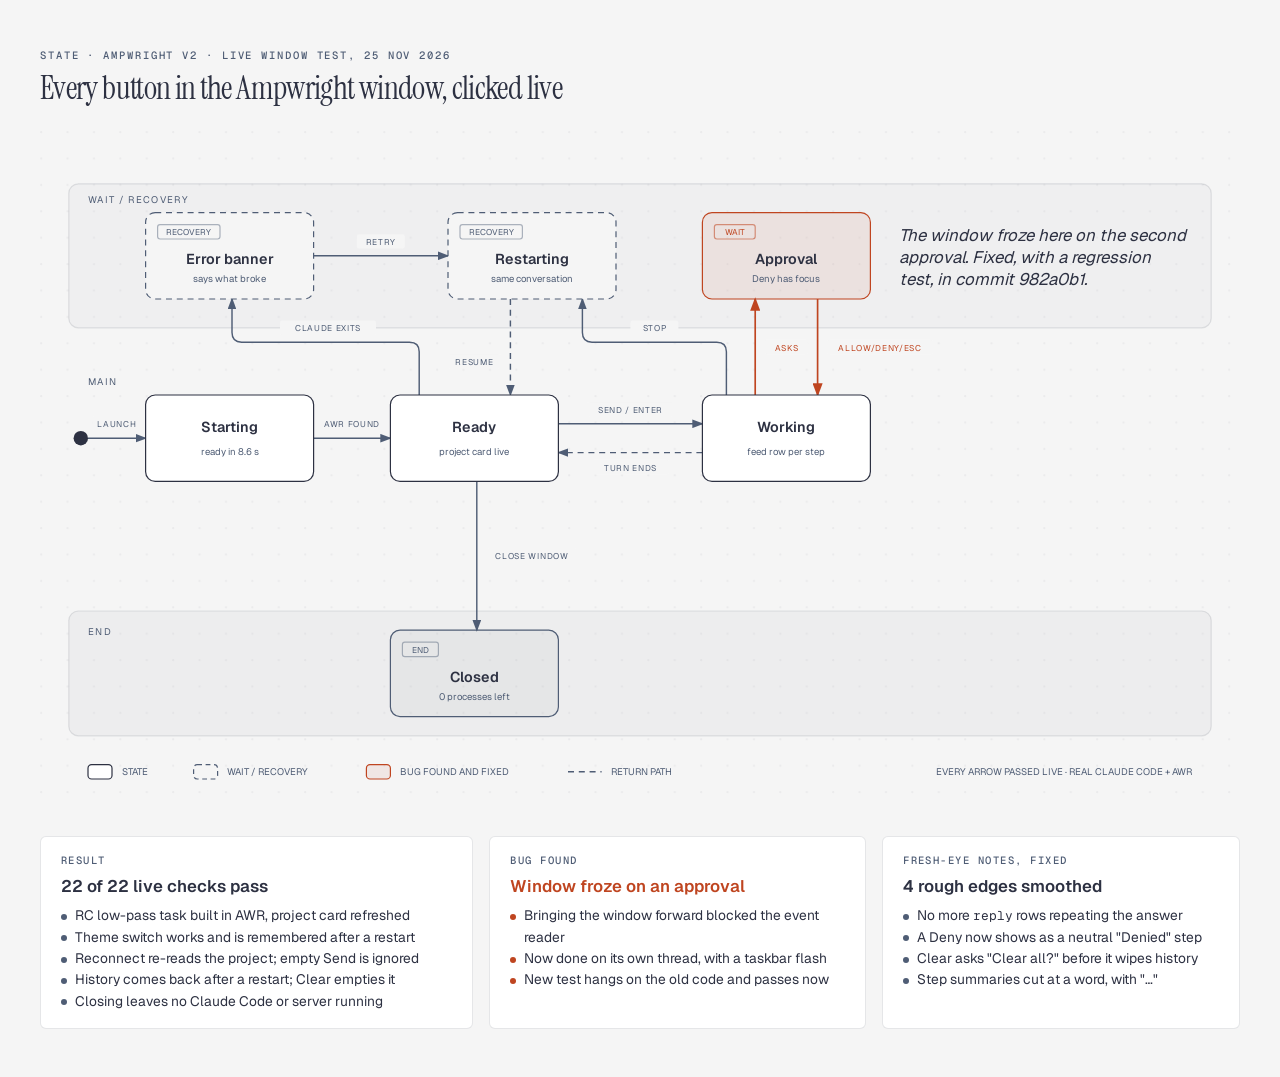
<file: docs/ampwright-test-map.html>
<!DOCTYPE html>
<html lang="en">
<head>
  <meta charset="UTF-8">
  <meta name="viewport" content="width=device-width, initial-scale=1.0">
  <title>Ampwright window, tested live · State machine</title>
  <link href="https://fonts.googleapis.com/css2?family=Instrument+Serif:ital@0;1&family=Geist:wght@400;500;600&family=Geist+Mono:wght@400;500;600&display=swap" rel="stylesheet">
  <style>
    *, *::before, *::after { box-sizing: border-box; margin: 0; padding: 0; }
    :root { --color-paper:#f5f5f5; --color-ink:#2d3142; --color-muted:#4f5d75; --color-soft:#5a6580; --color-rule:rgba(45,49,66,0.12); --color-accent:#bf4520; --font-sans:'Geist',system-ui,sans-serif; --font-serif:'Instrument Serif',serif; --font-mono:'Geist Mono',ui-monospace,monospace; }
    body { font-family:var(--font-sans); background:var(--color-paper); color:var(--color-ink); min-height:100vh; display:flex; align-items:center; justify-content:center; padding:3rem 2rem; }
    .frame { max-width:1200px; width:100%; }
    .scroll { overflow-x:auto; }
    .eyebrow { font-family:var(--font-mono); font-size:0.66rem; font-weight:500; letter-spacing:0.18em; text-transform:uppercase; color:var(--color-muted); margin-bottom:0.5rem; }
    h1 { font-family:var(--font-serif); font-size:clamp(1.5rem,2.4vw + 0.75rem,2rem); font-weight:400; letter-spacing:-0.02em; line-height:1.15; color:var(--color-ink); margin-bottom:1.5rem; }
    svg { width:100%; min-width:1000px; display:block; }
    svg text { font-family:'Geist',sans-serif; }
    .cards { display:grid; grid-template-columns:1.15fr 1fr 0.95fr; gap:16px; margin-top:24px; }
    .card { background:#fff; border:1px solid var(--color-rule); border-radius:6px; padding:16px 20px; }
    .card h2 { font-family:var(--font-mono); font-size:0.66rem; font-weight:500; letter-spacing:0.14em; text-transform:uppercase; color:var(--color-muted); margin-bottom:8px; }
    .card p.big { font-weight:600; font-size:1.05rem; margin-bottom:8px; }
    .card.focal p.big { color:var(--color-accent); }
    .card ul { list-style:none; font-size:0.86rem; line-height:1.55; color:var(--color-ink); }
    .card li { padding-left:14px; position:relative; }
    .card li::before { content:""; position:absolute; left:0; top:0.62em; width:6px; height:6px; border-radius:50%; background:var(--color-muted); }
    .card.focal li::before { background:var(--color-accent); }
    code { font-family:var(--font-mono); font-size:0.8rem; }
    @media (max-width: 760px) { .cards { grid-template-columns:1fr; } }
  </style>
</head>
<body>
  <div class="frame">
    <p class="eyebrow">State · Ampwright v2 · live window test, 25 Nov 2026</p>
    <h1>Every button in the Ampwright window, clicked live</h1>

    <div class="scroll">
    <svg viewBox="0 0 1000 568" xmlns="http://www.w3.org/2000/svg" role="img" aria-labelledby="ampwright-test-map-title ampwright-test-map-desc">
      <title id="ampwright-test-map-title">Ampwright window states, tested live</title>
      <desc id="ampwright-test-map-desc">State machine of the Ampwright desktop window: Starting, Ready and Working on the main rail; Approval, Restarting and Error banner as wait and recovery states; Closed as the end state; every transition passed a live test with real Claude Code and AWR.</desc>
      <defs>
        <pattern id="fnmap-dots" width="22" height="22" patternUnits="userSpaceOnUse"><circle cx="1" cy="1" r="0.9" fill="rgba(45,49,66,0.10)"/></pattern>
        <marker id="fnmap-arrow" markerWidth="8" markerHeight="6" refX="7" refY="3" orient="auto"><polygon points="0 0,8 3,0 6" fill="#4f5d75"/></marker>
        <marker id="fnmap-arrow-accent" markerWidth="8" markerHeight="6" refX="7" refY="3" orient="auto"><polygon points="0 0,8 3,0 6" fill="#bf4520"/></marker>
      </defs>

      <rect width="100%" height="100%" fill="#f5f5f5"/>
      <rect width="100%" height="100%" fill="url(#fnmap-dots)" opacity="0.55"/>
      <rect x="24" y="44" width="952" height="120" rx="8" fill="rgba(79,93,117,0.035)" stroke="rgba(45,49,66,0.12)"/>
      <rect x="24" y="400" width="952" height="104" rx="8" fill="rgba(45,49,66,0.035)" stroke="rgba(45,49,66,0.12)"/>
      <text x="40" y="60" fill="#4f5d75" font-size="8" font-family="'Geist Mono',monospace" letter-spacing="0.14em">WAIT / RECOVERY</text>
      <text x="40" y="212" fill="#4f5d75" font-size="8" font-family="'Geist Mono',monospace" letter-spacing="0.14em">MAIN</text>
      <text x="40" y="420" fill="#4f5d75" font-size="8" font-family="'Geist Mono',monospace" letter-spacing="0.14em">END</text>

      <!-- Eleven transitions, drawn before states. -->
      <line x1="40" y1="256" x2="88" y2="256" stroke="#4f5d75" stroke-width="1.2" marker-end="url(#fnmap-arrow)"/>
      <line x1="228" y1="256" x2="292" y2="256" stroke="#4f5d75" stroke-width="1.2" marker-end="url(#fnmap-arrow)"/>
      <line x1="432" y1="244" x2="552" y2="244" stroke="#4f5d75" stroke-width="1.2" marker-end="url(#fnmap-arrow)"/>
      <line x1="552" y1="268" x2="432" y2="268" stroke="#4f5d75" stroke-width="1.2" stroke-dasharray="5,4" marker-end="url(#fnmap-arrow)"/>
      <line x1="596" y1="220" x2="596" y2="140" stroke="#bf4520" stroke-width="1.4" marker-end="url(#fnmap-arrow-accent)"/>
      <line x1="648" y1="140" x2="648" y2="220" stroke="#bf4520" stroke-width="1.4" marker-end="url(#fnmap-arrow-accent)"/>
      <path d="M572 220 V184 Q572 176 564 176 H460 Q452 176 452 168 V140" fill="none" stroke="#4f5d75" stroke-width="1.2" marker-end="url(#fnmap-arrow)"/>
      <line x1="392" y1="140" x2="392" y2="220" stroke="#4f5d75" stroke-width="1.2" stroke-dasharray="5,4" marker-end="url(#fnmap-arrow)"/>
      <path d="M316 220 V184 Q316 176 308 176 H168 Q160 176 160 168 V140" fill="none" stroke="#4f5d75" stroke-width="1.2" marker-end="url(#fnmap-arrow)"/>
      <line x1="228" y1="104" x2="340" y2="104" stroke="#4f5d75" stroke-width="1.2" marker-end="url(#fnmap-arrow)"/>
      <line x1="364" y1="292" x2="364" y2="416" stroke="#4f5d75" stroke-width="1.2" marker-end="url(#fnmap-arrow)"/>

      <!-- Labels on opaque masks, 6-8px clear of their strokes. -->
      <g font-family="'Geist Mono',monospace" font-size="7" text-anchor="middle" letter-spacing="0.08em" fill="#4f5d75">
        <rect x="44" y="238" width="40" height="12" rx="2" fill="#f5f5f5"/><text x="64" y="247">LAUNCH</text>
        <rect x="228" y="238" width="64" height="12" rx="2" fill="#f5f5f5"/><text x="260" y="247">AWR FOUND</text>
        <rect x="456" y="226" width="72" height="12" rx="2" fill="#f5f5f5"/><text x="492" y="235">SEND / ENTER</text>
        <rect x="460" y="274" width="64" height="12" rx="2" fill="#f5f5f5"/><text x="492" y="283">TURN ENDS</text>
        <rect x="604" y="174" width="36" height="12" rx="2" fill="#f5f5f5"/><text x="622" y="183" fill="#bf4520">ASKS</text>
        <rect x="656" y="174" width="88" height="12" rx="2" fill="#f5f5f5"/><text x="700" y="183" fill="#bf4520">ALLOW/DENY/ESC</text>
        <rect x="492" y="158" width="40" height="12" rx="2" fill="#f5f5f5"/><text x="512" y="167">STOP</text>
        <rect x="340" y="186" width="44" height="12" rx="2" fill="#f5f5f5"/><text x="362" y="195">RESUME</text>
        <rect x="200" y="158" width="80" height="12" rx="2" fill="#f5f5f5"/><text x="240" y="167">CLAUDE EXITS</text>
        <rect x="264" y="86" width="40" height="12" rx="2" fill="#f5f5f5"/><text x="284" y="95">RETRY</text>
        <rect x="372" y="348" width="76" height="12" rx="2" fill="#f5f5f5"/><text x="410" y="357">CLOSE WINDOW</text>
      </g>

      <circle cx="34" cy="256" r="6" fill="#2d3142"/>

      <!-- Main rail. -->
      <g font-family="'Geist',sans-serif" text-anchor="middle">
        <g><rect x="88" y="220" width="140" height="72" rx="8" fill="#fff" stroke="#2d3142"/><text x="158" y="251" fill="#2d3142" font-size="12" font-weight="600">Starting</text><text x="158" y="270" fill="#4f5d75" font-size="8" font-family="'Geist Mono',monospace">ready in 8.6 s</text></g>
        <g><rect x="292" y="220" width="140" height="72" rx="8" fill="#fff" stroke="#2d3142"/><text x="362" y="251" fill="#2d3142" font-size="12" font-weight="600">Ready</text><text x="362" y="270" fill="#4f5d75" font-size="8" font-family="'Geist Mono',monospace">project card live</text></g>
        <g><rect x="552" y="220" width="140" height="72" rx="8" fill="#fff" stroke="#2d3142"/><text x="622" y="251" fill="#2d3142" font-size="12" font-weight="600">Working</text><text x="622" y="270" fill="#4f5d75" font-size="8" font-family="'Geist Mono',monospace">feed row per step</text></g>
      </g>

      <!-- Wait and recovery states. -->
      <g text-anchor="middle">
        <g><rect x="88" y="68" width="140" height="72" rx="8" fill="#f5f5f5" stroke="#4f5d75" stroke-dasharray="5,4"/><rect x="98" y="78" width="52" height="12" rx="2" fill="none" stroke="rgba(79,93,117,0.45)"/><text x="124" y="87" fill="#4f5d75" font-size="7" font-family="'Geist Mono',monospace">RECOVERY</text><text x="158" y="111" fill="#2d3142" font-size="12" font-weight="600" font-family="'Geist',sans-serif">Error banner</text><text x="158" y="126" fill="#4f5d75" font-size="8" font-family="'Geist Mono',monospace">says what broke</text></g>
        <g><rect x="340" y="68" width="140" height="72" rx="8" fill="#f5f5f5" stroke="#4f5d75" stroke-dasharray="5,4"/><rect x="350" y="78" width="52" height="12" rx="2" fill="none" stroke="rgba(79,93,117,0.45)"/><text x="376" y="87" fill="#4f5d75" font-size="7" font-family="'Geist Mono',monospace">RECOVERY</text><text x="410" y="111" fill="#2d3142" font-size="12" font-weight="600" font-family="'Geist',sans-serif">Restarting</text><text x="410" y="126" fill="#4f5d75" font-size="8" font-family="'Geist Mono',monospace">same conversation</text></g>
        <g><rect x="552" y="68" width="140" height="72" rx="8" fill="rgba(191,69,32,0.08)" stroke="#bf4520"/><rect x="562" y="78" width="34" height="12" rx="2" fill="none" stroke="rgba(191,69,32,0.55)"/><text x="579" y="87" fill="#bf4520" font-size="7" font-family="'Geist Mono',monospace">WAIT</text><text x="622" y="111" fill="#2d3142" font-size="12" font-weight="600" font-family="'Geist',sans-serif">Approval</text><text x="622" y="126" fill="#4f5d75" font-size="8" font-family="'Geist Mono',monospace">Deny has focus</text></g>
      </g>

      <!-- Callout beside the focal state. -->
      <g font-family="'Instrument Serif',serif" font-style="italic" font-size="14" fill="#2d3142">
        <text x="716" y="92">The window froze here on the second</text>
        <text x="716" y="110">approval. Fixed, with a regression</text>
        <text x="716" y="128">test, in commit 982a0b1.</text>
      </g>

      <!-- End state. -->
      <g text-anchor="middle">
        <g><rect x="292" y="416" width="140" height="72" rx="8" fill="rgba(45,49,66,0.04)" stroke="#4f5d75"/><rect x="302" y="426" width="30" height="12" rx="2" fill="none" stroke="rgba(79,93,117,0.45)"/><text x="317" y="435" fill="#4f5d75" font-size="7" font-family="'Geist Mono',monospace">END</text><text x="362" y="459" fill="#2d3142" font-size="12" font-weight="600" font-family="'Geist',sans-serif">Closed</text><text x="362" y="474" fill="#4f5d75" font-size="8" font-family="'Geist Mono',monospace">0 processes left</text></g>
      </g>

      <!-- Legend strip. -->
      <g font-family="'Geist Mono',monospace" font-size="8" fill="#4f5d75">
        <rect x="40" y="528" width="20" height="12" rx="3" fill="#fff" stroke="#2d3142"/><text x="68" y="537">STATE</text>
        <rect x="128" y="528" width="20" height="12" rx="3" fill="#f5f5f5" stroke="#4f5d75" stroke-dasharray="4,3"/><text x="156" y="537">WAIT / RECOVERY</text>
        <rect x="272" y="528" width="20" height="12" rx="3" fill="rgba(191,69,32,0.08)" stroke="#bf4520"/><text x="300" y="537">BUG FOUND AND FIXED</text>
        <line x1="440" y1="534" x2="468" y2="534" stroke="#4f5d75" stroke-width="1.2" stroke-dasharray="5,4"/><text x="476" y="537">RETURN PATH</text>
        <text x="960" y="537" text-anchor="end">EVERY ARROW PASSED LIVE · REAL CLAUDE CODE + AWR</text>
      </g>
    </svg>
    </div>

    <div class="cards">
      <div class="card">
        <h2>Result</h2>
        <p class="big">22 of 22 live checks pass</p>
        <ul>
          <li>RC low-pass task built in AWR, project card refreshed</li>
          <li>Theme switch works and is remembered after a restart</li>
          <li>Reconnect re-reads the project; empty Send is ignored</li>
          <li>History comes back after a restart; Clear empties it</li>
          <li>Closing leaves no Claude Code or server running</li>
        </ul>
      </div>
      <div class="card focal">
        <h2>Bug found</h2>
        <p class="big">Window froze on an approval</p>
        <ul>
          <li>Bringing the window forward blocked the event reader</li>
          <li>Now done on its own thread, with a taskbar flash</li>
          <li>New test hangs on the old code and passes now</li>
        </ul>
      </div>
      <div class="card">
        <h2>Fresh-eye notes, fixed</h2>
        <p class="big">4 rough edges smoothed</p>
        <ul>
          <li>No more <code>reply</code> rows repeating the answer</li>
          <li>A Deny now shows as a neutral "Denied" step</li>
          <li>Clear asks "Clear all?" before it wipes history</li>
          <li>Step summaries cut at a word, with "…"</li>
        </ul>
      </div>
    </div>
  </div>
</body>
</html>
</file>
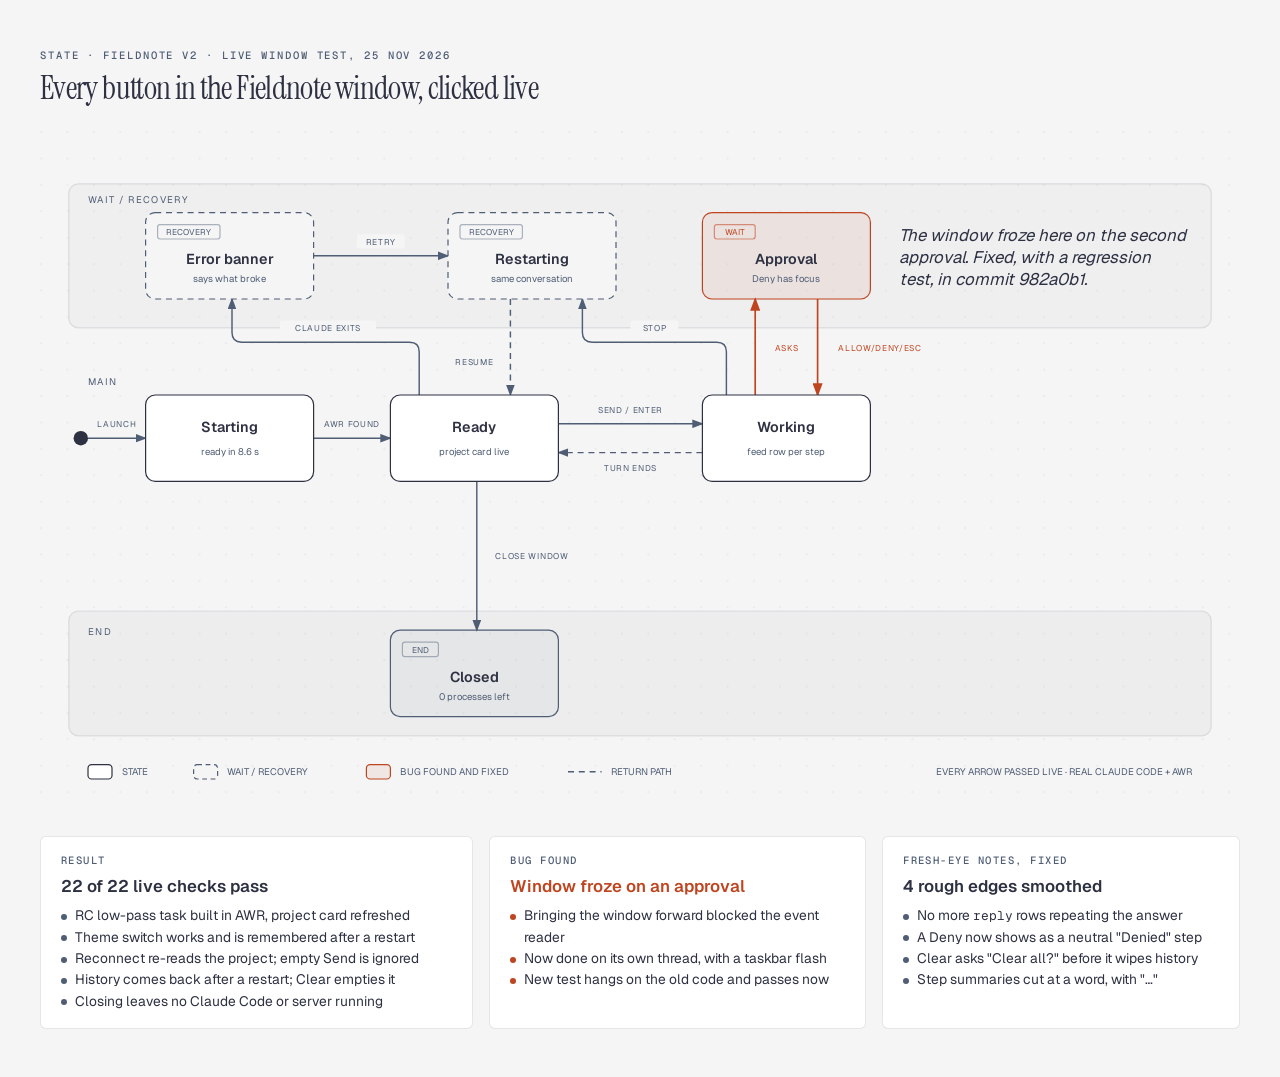
<file: docs/fieldnote-test-map.html>
<!DOCTYPE html>
<html lang="en">
<head>
  <meta charset="UTF-8">
  <meta name="viewport" content="width=device-width, initial-scale=1.0">
  <title>Fieldnote window, tested live · State machine</title>
  <link href="https://fonts.googleapis.com/css2?family=Instrument+Serif:ital@0;1&family=Geist:wght@400;500;600&family=Geist+Mono:wght@400;500;600&display=swap" rel="stylesheet">
  <style>
    *, *::before, *::after { box-sizing: border-box; margin: 0; padding: 0; }
    :root { --color-paper:#f5f5f5; --color-ink:#2d3142; --color-muted:#4f5d75; --color-soft:#5a6580; --color-rule:rgba(45,49,66,0.12); --color-accent:#bf4520; --font-sans:'Geist',system-ui,sans-serif; --font-serif:'Instrument Serif',serif; --font-mono:'Geist Mono',ui-monospace,monospace; }
    body { font-family:var(--font-sans); background:var(--color-paper); color:var(--color-ink); min-height:100vh; display:flex; align-items:center; justify-content:center; padding:3rem 2rem; }
    .frame { max-width:1200px; width:100%; }
    .scroll { overflow-x:auto; }
    .eyebrow { font-family:var(--font-mono); font-size:0.66rem; font-weight:500; letter-spacing:0.18em; text-transform:uppercase; color:var(--color-muted); margin-bottom:0.5rem; }
    h1 { font-family:var(--font-serif); font-size:clamp(1.5rem,2.4vw + 0.75rem,2rem); font-weight:400; letter-spacing:-0.02em; line-height:1.15; color:var(--color-ink); margin-bottom:1.5rem; }
    svg { width:100%; min-width:1000px; display:block; }
    svg text { font-family:'Geist',sans-serif; }
    .cards { display:grid; grid-template-columns:1.15fr 1fr 0.95fr; gap:16px; margin-top:24px; }
    .card { background:#fff; border:1px solid var(--color-rule); border-radius:6px; padding:16px 20px; }
    .card h2 { font-family:var(--font-mono); font-size:0.66rem; font-weight:500; letter-spacing:0.14em; text-transform:uppercase; color:var(--color-muted); margin-bottom:8px; }
    .card p.big { font-weight:600; font-size:1.05rem; margin-bottom:8px; }
    .card.focal p.big { color:var(--color-accent); }
    .card ul { list-style:none; font-size:0.86rem; line-height:1.55; color:var(--color-ink); }
    .card li { padding-left:14px; position:relative; }
    .card li::before { content:""; position:absolute; left:0; top:0.62em; width:6px; height:6px; border-radius:50%; background:var(--color-muted); }
    .card.focal li::before { background:var(--color-accent); }
    code { font-family:var(--font-mono); font-size:0.8rem; }
    @media (max-width: 760px) { .cards { grid-template-columns:1fr; } }
  </style>
</head>
<body>
  <div class="frame">
    <p class="eyebrow">State · Fieldnote v2 · live window test, 25 Nov 2026</p>
    <h1>Every button in the Fieldnote window, clicked live</h1>

    <div class="scroll">
    <svg viewBox="0 0 1000 568" xmlns="http://www.w3.org/2000/svg" role="img" aria-labelledby="fieldnote-test-map-title fieldnote-test-map-desc">
      <title id="fieldnote-test-map-title">Fieldnote window states, tested live</title>
      <desc id="fieldnote-test-map-desc">State machine of the Fieldnote desktop window: Starting, Ready and Working on the main rail; Approval, Restarting and Error banner as wait and recovery states; Closed as the end state; every transition passed a live test with real Claude Code and AWR.</desc>
      <defs>
        <pattern id="fnmap-dots" width="22" height="22" patternUnits="userSpaceOnUse"><circle cx="1" cy="1" r="0.9" fill="rgba(45,49,66,0.10)"/></pattern>
        <marker id="fnmap-arrow" markerWidth="8" markerHeight="6" refX="7" refY="3" orient="auto"><polygon points="0 0,8 3,0 6" fill="#4f5d75"/></marker>
        <marker id="fnmap-arrow-accent" markerWidth="8" markerHeight="6" refX="7" refY="3" orient="auto"><polygon points="0 0,8 3,0 6" fill="#bf4520"/></marker>
      </defs>

      <rect width="100%" height="100%" fill="#f5f5f5"/>
      <rect width="100%" height="100%" fill="url(#fnmap-dots)" opacity="0.55"/>
      <rect x="24" y="44" width="952" height="120" rx="8" fill="rgba(79,93,117,0.035)" stroke="rgba(45,49,66,0.12)"/>
      <rect x="24" y="400" width="952" height="104" rx="8" fill="rgba(45,49,66,0.035)" stroke="rgba(45,49,66,0.12)"/>
      <text x="40" y="60" fill="#4f5d75" font-size="8" font-family="'Geist Mono',monospace" letter-spacing="0.14em">WAIT / RECOVERY</text>
      <text x="40" y="212" fill="#4f5d75" font-size="8" font-family="'Geist Mono',monospace" letter-spacing="0.14em">MAIN</text>
      <text x="40" y="420" fill="#4f5d75" font-size="8" font-family="'Geist Mono',monospace" letter-spacing="0.14em">END</text>

      <!-- Eleven transitions, drawn before states. -->
      <line x1="40" y1="256" x2="88" y2="256" stroke="#4f5d75" stroke-width="1.2" marker-end="url(#fnmap-arrow)"/>
      <line x1="228" y1="256" x2="292" y2="256" stroke="#4f5d75" stroke-width="1.2" marker-end="url(#fnmap-arrow)"/>
      <line x1="432" y1="244" x2="552" y2="244" stroke="#4f5d75" stroke-width="1.2" marker-end="url(#fnmap-arrow)"/>
      <line x1="552" y1="268" x2="432" y2="268" stroke="#4f5d75" stroke-width="1.2" stroke-dasharray="5,4" marker-end="url(#fnmap-arrow)"/>
      <line x1="596" y1="220" x2="596" y2="140" stroke="#bf4520" stroke-width="1.4" marker-end="url(#fnmap-arrow-accent)"/>
      <line x1="648" y1="140" x2="648" y2="220" stroke="#bf4520" stroke-width="1.4" marker-end="url(#fnmap-arrow-accent)"/>
      <path d="M572 220 V184 Q572 176 564 176 H460 Q452 176 452 168 V140" fill="none" stroke="#4f5d75" stroke-width="1.2" marker-end="url(#fnmap-arrow)"/>
      <line x1="392" y1="140" x2="392" y2="220" stroke="#4f5d75" stroke-width="1.2" stroke-dasharray="5,4" marker-end="url(#fnmap-arrow)"/>
      <path d="M316 220 V184 Q316 176 308 176 H168 Q160 176 160 168 V140" fill="none" stroke="#4f5d75" stroke-width="1.2" marker-end="url(#fnmap-arrow)"/>
      <line x1="228" y1="104" x2="340" y2="104" stroke="#4f5d75" stroke-width="1.2" marker-end="url(#fnmap-arrow)"/>
      <line x1="364" y1="292" x2="364" y2="416" stroke="#4f5d75" stroke-width="1.2" marker-end="url(#fnmap-arrow)"/>

      <!-- Labels on opaque masks, 6-8px clear of their strokes. -->
      <g font-family="'Geist Mono',monospace" font-size="7" text-anchor="middle" letter-spacing="0.08em" fill="#4f5d75">
        <rect x="44" y="238" width="40" height="12" rx="2" fill="#f5f5f5"/><text x="64" y="247">LAUNCH</text>
        <rect x="228" y="238" width="64" height="12" rx="2" fill="#f5f5f5"/><text x="260" y="247">AWR FOUND</text>
        <rect x="456" y="226" width="72" height="12" rx="2" fill="#f5f5f5"/><text x="492" y="235">SEND / ENTER</text>
        <rect x="460" y="274" width="64" height="12" rx="2" fill="#f5f5f5"/><text x="492" y="283">TURN ENDS</text>
        <rect x="604" y="174" width="36" height="12" rx="2" fill="#f5f5f5"/><text x="622" y="183" fill="#bf4520">ASKS</text>
        <rect x="656" y="174" width="88" height="12" rx="2" fill="#f5f5f5"/><text x="700" y="183" fill="#bf4520">ALLOW/DENY/ESC</text>
        <rect x="492" y="158" width="40" height="12" rx="2" fill="#f5f5f5"/><text x="512" y="167">STOP</text>
        <rect x="340" y="186" width="44" height="12" rx="2" fill="#f5f5f5"/><text x="362" y="195">RESUME</text>
        <rect x="200" y="158" width="80" height="12" rx="2" fill="#f5f5f5"/><text x="240" y="167">CLAUDE EXITS</text>
        <rect x="264" y="86" width="40" height="12" rx="2" fill="#f5f5f5"/><text x="284" y="95">RETRY</text>
        <rect x="372" y="348" width="76" height="12" rx="2" fill="#f5f5f5"/><text x="410" y="357">CLOSE WINDOW</text>
      </g>

      <circle cx="34" cy="256" r="6" fill="#2d3142"/>

      <!-- Main rail. -->
      <g font-family="'Geist',sans-serif" text-anchor="middle">
        <g><rect x="88" y="220" width="140" height="72" rx="8" fill="#fff" stroke="#2d3142"/><text x="158" y="251" fill="#2d3142" font-size="12" font-weight="600">Starting</text><text x="158" y="270" fill="#4f5d75" font-size="8" font-family="'Geist Mono',monospace">ready in 8.6 s</text></g>
        <g><rect x="292" y="220" width="140" height="72" rx="8" fill="#fff" stroke="#2d3142"/><text x="362" y="251" fill="#2d3142" font-size="12" font-weight="600">Ready</text><text x="362" y="270" fill="#4f5d75" font-size="8" font-family="'Geist Mono',monospace">project card live</text></g>
        <g><rect x="552" y="220" width="140" height="72" rx="8" fill="#fff" stroke="#2d3142"/><text x="622" y="251" fill="#2d3142" font-size="12" font-weight="600">Working</text><text x="622" y="270" fill="#4f5d75" font-size="8" font-family="'Geist Mono',monospace">feed row per step</text></g>
      </g>

      <!-- Wait and recovery states. -->
      <g text-anchor="middle">
        <g><rect x="88" y="68" width="140" height="72" rx="8" fill="#f5f5f5" stroke="#4f5d75" stroke-dasharray="5,4"/><rect x="98" y="78" width="52" height="12" rx="2" fill="none" stroke="rgba(79,93,117,0.45)"/><text x="124" y="87" fill="#4f5d75" font-size="7" font-family="'Geist Mono',monospace">RECOVERY</text><text x="158" y="111" fill="#2d3142" font-size="12" font-weight="600" font-family="'Geist',sans-serif">Error banner</text><text x="158" y="126" fill="#4f5d75" font-size="8" font-family="'Geist Mono',monospace">says what broke</text></g>
        <g><rect x="340" y="68" width="140" height="72" rx="8" fill="#f5f5f5" stroke="#4f5d75" stroke-dasharray="5,4"/><rect x="350" y="78" width="52" height="12" rx="2" fill="none" stroke="rgba(79,93,117,0.45)"/><text x="376" y="87" fill="#4f5d75" font-size="7" font-family="'Geist Mono',monospace">RECOVERY</text><text x="410" y="111" fill="#2d3142" font-size="12" font-weight="600" font-family="'Geist',sans-serif">Restarting</text><text x="410" y="126" fill="#4f5d75" font-size="8" font-family="'Geist Mono',monospace">same conversation</text></g>
        <g><rect x="552" y="68" width="140" height="72" rx="8" fill="rgba(191,69,32,0.08)" stroke="#bf4520"/><rect x="562" y="78" width="34" height="12" rx="2" fill="none" stroke="rgba(191,69,32,0.55)"/><text x="579" y="87" fill="#bf4520" font-size="7" font-family="'Geist Mono',monospace">WAIT</text><text x="622" y="111" fill="#2d3142" font-size="12" font-weight="600" font-family="'Geist',sans-serif">Approval</text><text x="622" y="126" fill="#4f5d75" font-size="8" font-family="'Geist Mono',monospace">Deny has focus</text></g>
      </g>

      <!-- Callout beside the focal state. -->
      <g font-family="'Instrument Serif',serif" font-style="italic" font-size="14" fill="#2d3142">
        <text x="716" y="92">The window froze here on the second</text>
        <text x="716" y="110">approval. Fixed, with a regression</text>
        <text x="716" y="128">test, in commit 982a0b1.</text>
      </g>

      <!-- End state. -->
      <g text-anchor="middle">
        <g><rect x="292" y="416" width="140" height="72" rx="8" fill="rgba(45,49,66,0.04)" stroke="#4f5d75"/><rect x="302" y="426" width="30" height="12" rx="2" fill="none" stroke="rgba(79,93,117,0.45)"/><text x="317" y="435" fill="#4f5d75" font-size="7" font-family="'Geist Mono',monospace">END</text><text x="362" y="459" fill="#2d3142" font-size="12" font-weight="600" font-family="'Geist',sans-serif">Closed</text><text x="362" y="474" fill="#4f5d75" font-size="8" font-family="'Geist Mono',monospace">0 processes left</text></g>
      </g>

      <!-- Legend strip. -->
      <g font-family="'Geist Mono',monospace" font-size="8" fill="#4f5d75">
        <rect x="40" y="528" width="20" height="12" rx="3" fill="#fff" stroke="#2d3142"/><text x="68" y="537">STATE</text>
        <rect x="128" y="528" width="20" height="12" rx="3" fill="#f5f5f5" stroke="#4f5d75" stroke-dasharray="4,3"/><text x="156" y="537">WAIT / RECOVERY</text>
        <rect x="272" y="528" width="20" height="12" rx="3" fill="rgba(191,69,32,0.08)" stroke="#bf4520"/><text x="300" y="537">BUG FOUND AND FIXED</text>
        <line x1="440" y1="534" x2="468" y2="534" stroke="#4f5d75" stroke-width="1.2" stroke-dasharray="5,4"/><text x="476" y="537">RETURN PATH</text>
        <text x="960" y="537" text-anchor="end">EVERY ARROW PASSED LIVE · REAL CLAUDE CODE + AWR</text>
      </g>
    </svg>
    </div>

    <div class="cards">
      <div class="card">
        <h2>Result</h2>
        <p class="big">22 of 22 live checks pass</p>
        <ul>
          <li>RC low-pass task built in AWR, project card refreshed</li>
          <li>Theme switch works and is remembered after a restart</li>
          <li>Reconnect re-reads the project; empty Send is ignored</li>
          <li>History comes back after a restart; Clear empties it</li>
          <li>Closing leaves no Claude Code or server running</li>
        </ul>
      </div>
      <div class="card focal">
        <h2>Bug found</h2>
        <p class="big">Window froze on an approval</p>
        <ul>
          <li>Bringing the window forward blocked the event reader</li>
          <li>Now done on its own thread, with a taskbar flash</li>
          <li>New test hangs on the old code and passes now</li>
        </ul>
      </div>
      <div class="card">
        <h2>Fresh-eye notes, fixed</h2>
        <p class="big">4 rough edges smoothed</p>
        <ul>
          <li>No more <code>reply</code> rows repeating the answer</li>
          <li>A Deny now shows as a neutral "Denied" step</li>
          <li>Clear asks "Clear all?" before it wipes history</li>
          <li>Step summaries cut at a word, with "…"</li>
        </ul>
      </div>
    </div>
  </div>
</body>
</html>
</file>
<file: ui/styles.css>
:root {
  color-scheme: dark;
  --page: #101412;
  --sidebar: #111613;
  --panel: #171d19;
  --panel-raised: #1b221e;
  --line: #29312b;
  --line-soft: #222a24;
  --text: #edf2eb;
  --muted: #9aa59b;
  --subtle: #667168;
  --green: #b7ef79;
  --green-deep: #263c2b;
  --mint: #70d7a7;
  --orange: #e2a577;
  --red: #f27b72;
  --shadow: 0 18px 50px #00000029;
  --sans: "Aptos", "Segoe UI", "Helvetica Neue", sans-serif;
  --display: "Aptos Display", "Segoe UI", sans-serif;
  --mono: "Cascadia Code", "Consolas", monospace;
}

* { box-sizing: border-box; }
html { min-width: 860px; min-height: 100%; background: var(--page); }
body { margin: 0; min-height: 100vh; color: var(--text); background: var(--page); font: 14px/1.5 var(--sans); }
button, input, select { font: inherit; }
button { color: inherit; }
.app-shell { display: flex; min-height: 100vh; }
.sidebar { z-index: 3; position: fixed; inset: 0 auto 0 0; display: flex; width: 246px; flex-direction: column; padding: 27px 17px 18px; border-right: 1px solid var(--line-soft); background: var(--sidebar); }
.brand { display: flex; width: fit-content; align-items: center; gap: 11px; margin: 0 0 44px 9px; color: var(--text); text-decoration: none; }
.brand-mark { display: grid; width: 27px; height: 27px; grid-template: repeat(2, 1fr)/repeat(2, 1fr); gap: 3px; transform: rotate(-8deg); }
.brand-mark span { border: 1.5px solid var(--green); border-radius: 2px; }
.brand-mark span:nth-child(2) { border-radius: 2px 8px 2px 2px; background: var(--green); }
.brand-mark span:nth-child(3) { border-radius: 2px 2px 2px 8px; background: var(--green); }
.brand-name { font: 800 20px/1 var(--display); letter-spacing: -.9px; }
.brand-dot { color: var(--green); }
.workspace-label, .section-kicker, .eyebrow, .field-label, .insight-foot, .library-results-head, .tool-card-copy > span, .library-hints > span { color: var(--subtle); font: 500 10px/1.4 var(--mono); letter-spacing: .12em; }
.workspace-label { margin: 0 10px 12px; }
.project-switcher { display: flex; width: 100%; align-items: center; padding: 11px 9px; border: 1px solid var(--line); border-radius: 9px; background: #171d19; text-align: left; cursor: pointer; transition: border-color .2s, background .2s; }
.project-switcher:hover { border-color: #465345; background: var(--panel-raised); }
.project-icon { display: grid; width: 33px; height: 33px; place-items: center; margin-right: 10px; border-radius: 7px; color: var(--green); background: #2a382b; font-size: 19px; }
.switcher-copy { min-width: 0; flex: 1; }
.switcher-copy strong, .switcher-copy small, .sidebar-footer strong, .sidebar-footer small { display: block; overflow: hidden; text-overflow: ellipsis; white-space: nowrap; }
.switcher-copy strong { font-size: 12px; font-weight: 600; }
.switcher-copy small { margin-top: 2px; color: var(--subtle); font-size: 10px; }
.chevron { color: var(--subtle); }
.navigation { display: grid; gap: 5px; margin-top: 30px; }
.nav-link { display: flex; align-items: center; gap: 12px; width: 100%; padding: 10px 11px; border: 0; border-radius: 7px; color: #a4aea5; background: transparent; text-align: left; cursor: pointer; transition: color .18s, background .18s; }
.nav-link:hover { color: var(--text); background: #1a211c; }
.nav-link.active { color: var(--green); background: #202a22; }
.nav-link.active::before { position: absolute; left: 0; width: 2px; height: 25px; border-radius: 0 2px 2px 0; background: var(--green); content: ""; }
.nav-icon { display: grid; width: 18px; place-items: center; font-size: 16px; }
.nav-link span:nth-child(2) { flex: 1; font-size: 12px; font-weight: 500; }
.nav-link kbd { color: #59645b; font: 10px var(--mono); }
.sidebar-bottom { margin-top: auto; }
.live-card { overflow: hidden; margin: 0 0 16px; padding: 13px 12px 0; border: 1px solid #29342b; border-radius: 9px; background: linear-gradient(140deg, #1c2720 5%, #141a16 95%); }
.live-card-top { display: flex; align-items: center; gap: 8px; color: #c8d2c8; font-size: 11px; font-weight: 600; }
.pulse-dot, .tiny-dot, .project-live .tiny-dot, .live-tag i { width: 6px; height: 6px; flex: 0 0 6px; border-radius: 50%; background: var(--subtle); }
.pulse-dot.connected, .tiny-dot.connected, .project-live .tiny-dot, .live-tag i { background: var(--mint); box-shadow: 0 0 9px #70d7a77a; animation: pulse 2s infinite; }
.pulse-dot.disconnected, .tiny-dot.disconnected { background: var(--red); }
.icon-button { display: inline-grid; width: 28px; height: 28px; flex: 0 0 28px; place-items: center; border: 1px solid transparent; border-radius: 6px; color: var(--muted); background: transparent; font-size: 16px; cursor: pointer; transition: color .16s, background .16s, transform .2s; }
.icon-button:hover { color: var(--text); background: #ffffff0b; }
#refreshConnection:hover, #refreshSchematic:hover { transform: rotate(45deg); }
.live-card-top .icon-button { margin-left: auto; }
.live-card-copy { margin: 5px 0 0 14px; color: var(--subtle); font-size: 10px; }
.live-wave { display: flex; height: 25px; align-items: flex-end; justify-content: space-between; gap: 3px; margin-top: 8px; opacity: .7; }
.live-wave i { width: 4px; height: 25%; border-radius: 3px 3px 0 0; background: #70d7a7; animation: wave 1.4s ease-in-out infinite alternate; }
.live-wave i:nth-child(3n) { height: 70%; animation-delay: .35s; }
.live-wave i:nth-child(2n) { height: 40%; animation-delay: .7s; }
.live-wave i:nth-child(5n) { height: 90%; animation-delay: .18s; }
.sidebar-footer { display: flex; align-items: center; gap: 9px; padding: 14px 4px 0; border-top: 1px solid var(--line-soft); }
.avatar, .user-menu { display: grid; width: 31px; height: 31px; flex: 0 0 31px; place-items: center; border: 1px solid #44523f; border-radius: 50%; color: var(--green); background: #2d392c; font: 600 11px var(--mono); }
.sidebar-footer strong { font-size: 11px; font-weight: 600; }
.sidebar-footer small { color: var(--subtle); font-size: 10px; }
.theme-toggle { margin-left: auto; font-size: 17px; }

.main-content { width: calc(100% - 246px); min-height: 100vh; margin-left: 246px; padding: 0 42px; }
.topbar { display: flex; height: 69px; align-items: center; justify-content: space-between; border-bottom: 1px solid var(--line-soft); }
.breadcrumb { display: flex; align-items: center; gap: 10px; color: var(--subtle); font-size: 11px; }
.breadcrumb strong { color: #dce5dc; font-weight: 500; }
.crumb-slash { color: #475149; }
.topbar-actions { display: flex; align-items: center; gap: 17px; }
.autosave { display: flex; align-items: center; gap: 7px; color: var(--muted); font-size: 10px; }
.tiny-dot { background: var(--green); }
.button { display: inline-flex; min-height: 37px; align-items: center; justify-content: center; gap: 8px; padding: 0 15px; border: 1px solid transparent; border-radius: 6px; font-size: 11px; font-weight: 600; cursor: pointer; transition: transform .18s, background .18s, border-color .18s, box-shadow .18s; }
.button:hover:not(:disabled) { transform: translateY(-1px); }
.button:disabled { opacity: .42; cursor: not-allowed; }
.button-primary { border-color: #c7f398; color: #182017; background: var(--green); box-shadow: 0 4px 14px #b7ef7917; }
.button-primary:hover:not(:disabled) { background: #c7f398; box-shadow: 0 5px 20px #b7ef792d; }
.button-quiet { border-color: var(--line); color: #c9d2c9; background: transparent; }
.button-quiet:hover:not(:disabled), .button-soft:hover:not(:disabled) { border-color: #435044; background: #ffffff08; }
.button-soft { border-color: #354037; color: var(--green); background: #232d25; }
.button-small { min-height: 31px; padding: 0 10px; font-size: 10px; }
.save-key { margin-left: 4px; color: var(--subtle); font: 9px var(--mono); }
.user-menu { width: 29px; height: 29px; flex-basis: 29px; border-color: #597448; color: #132014; background: var(--green); font: 600 12px var(--sans); cursor: pointer; }
.page-view { display: none; padding: 37px 0 17px; animation: fade-up .42s cubic-bezier(.2,.8,.2,1) both; }
.page-view.active { display: block; }
.page-heading { position: relative; display: flex; min-height: 246px; align-items: flex-start; justify-content: space-between; }
.eyebrow { display: flex; align-items: center; gap: 9px; color: var(--green); }
.eyebrow-line { width: 18px; height: 1px; background: var(--green); }
.eyebrow-index { color: var(--subtle); }
h1, h2, h3, p { margin-top: 0; }
.page-heading h1, .secondary-heading h1 { margin: 15px 0 7px; font: 700 40px/.98 var(--display); letter-spacing: -1.7px; }
.page-heading h1 > span, .secondary-heading h1 > span { color: var(--green); }
.heading-copy, .secondary-heading > p { margin: 12px 0 0; color: var(--muted); font-size: 12px; line-height: 1.8; }
.heading-art { position: relative; width: 310px; height: 230px; margin: -9px 42px 0 0; }
.art-orbit { position: absolute; top: 26px; left: 63px; width: 188px; height: 162px; border: 1px solid #58664970; border-radius: 50%; transform: rotate(-31deg); }
.orbit-two { top: 42px; left: 57px; width: 197px; height: 130px; border-color: #426c5c6e; transform: rotate(47deg); }
.art-core { position: absolute; top: 81px; left: 133px; display: grid; width: 53px; height: 53px; place-items: center; border: 1px solid #97c96d7a; border-radius: 15px; color: #182017; background: var(--green); box-shadow: 0 0 42px #b7ef7938; font: 700 27px var(--display); transform: rotate(-7deg); animation: float 4s ease-in-out infinite; }
.art-label { position: absolute; padding: 4px 8px; border: 1px solid #39483a; border-radius: 5px; color: #b7c3b4; background: #172019cc; font: 9px var(--mono); }
.label-one { top: 34px; right: 6px; }
.label-two { bottom: 36px; left: 22px; color: #a8d59b; }
.art-cross { position: absolute; top: 19px; left: 110px; color: #75876d; font-size: 12px; }
.section-bar { display: flex; align-items: end; justify-content: space-between; margin: 6px 0 14px; }
.section-bar h2 { margin: 5px 0 0; font: 600 18px var(--display); letter-spacing: -.4px; }
.project-live { display: inline-flex; align-items: center; gap: 8px; color: #9faf9e; font-size: 10px; }
.workspace-grid { display: grid; grid-template-columns: minmax(0, 1.8fr) minmax(237px, .87fr); gap: 16px; }
.panel { overflow: hidden; border: 1px solid var(--line); border-radius: 9px; background: var(--panel); box-shadow: var(--shadow); }
.circuit-panel { min-width: 0; }
.panel-heading { display: flex; min-height: 69px; align-items: center; justify-content: space-between; padding: 13px 17px; }
.panel-heading.compact { min-height: 58px; padding: 12px 14px; }
.panel-title-row { display: flex; align-items: center; gap: 9px; }
.panel-title-row h3, .panel-heading h3 { margin: 0; font: 600 13px var(--display); letter-spacing: -.15px; }
.panel-heading p { margin: 4px 0 0 29px; color: var(--subtle); font-size: 10px; }
.panel-icon { display: grid; width: 21px; height: 21px; place-items: center; border-radius: 5px; color: var(--green); background: #2a382b; font-size: 12px; }
.icon-sim { color: #a6d9c7; background: #263a36; }
.icon-result { color: #dfab81; background: #3a3027; }
.canvas-wrap { position: relative; display: grid; height: 337px; place-items: center; overflow: hidden; border-top: 1px solid var(--line-soft); border-bottom: 1px solid var(--line-soft); background-color: #141a16; background-image: radial-gradient(#38423a 1px, transparent 1px); background-size: 22px 22px; }
.canvas-wrap::before { position: absolute; inset: 0; background: radial-gradient(ellipse at 50% 50%, #b7ef7906, transparent 62%); content: ""; pointer-events: none; }
.canvas-empty { z-index: 1; max-width: 310px; padding: 19px; text-align: center; animation: fade-up .5s ease both; }
.empty-symbol { display: flex; width: 54px; height: 48px; align-items: center; justify-content: center; gap: 0; margin: 0 auto 12px; color: var(--green); font: 19px var(--mono); }
.empty-symbol span:nth-child(2) { font-size: 25px; }
.canvas-empty > strong, .results-placeholder > strong { display: block; font: 600 13px var(--display); }
.canvas-empty p, .results-placeholder p { margin: 5px auto 15px; color: var(--subtle); font-size: 10px; line-height: 1.7; }
.schematic-canvas { width: 100%; height: 100%; overflow: visible; }
.wire-line { stroke: #8cb67a; stroke-width: 2; stroke-linecap: round; fill: none; opacity: .8; }
.part-box { fill: #202a22; stroke: #668457; stroke-width: 1.2; }
.part-symbol { fill: none; stroke: var(--green); stroke-width: 2; stroke-linecap: round; stroke-linejoin: round; }
.part-label { fill: #dfe9dd; font: 10px var(--mono); text-anchor: middle; }
.part-value { fill: #859186; font: 8px var(--mono); text-anchor: middle; }
.pin-dot { fill: var(--mint); stroke: #122017; stroke-width: 1; }
.component-group { cursor: pointer; transition: filter .2s; }
.component-group:hover, .component-group.selected { filter: drop-shadow(0 0 6px #b7ef7960); }
.component-group.selected .part-box { stroke: var(--green); stroke-width: 2; }
.canvas-legend { position: absolute; bottom: 12px; left: 15px; display: flex; gap: 15px; color: var(--subtle); font-size: 9px; }
.canvas-legend span { display: flex; align-items: center; gap: 6px; }
.canvas-legend i { width: 7px; height: 7px; border: 1px solid #668457; border-radius: 2px; background: #202a22; }
.canvas-legend b { width: 12px; height: 2px; border-radius: 2px; background: #8cb67a; }
.canvas-zoom { position: absolute; right: 13px; bottom: 11px; display: flex; align-items: center; gap: 7px; padding: 3px 5px; border: 1px solid var(--line); border-radius: 5px; color: var(--muted); background: #141a16d9; font: 9px var(--mono); }
.canvas-zoom button { display: grid; width: 19px; height: 19px; place-items: center; border: 0; border-radius: 3px; color: var(--muted); background: transparent; cursor: pointer; }
.canvas-zoom button:hover { color: var(--green); background: #ffffff0b; }
.canvas-footer { display: flex; min-height: 51px; align-items: center; justify-content: space-between; padding: 8px 13px; }
.canvas-stats { display: flex; align-items: center; gap: 8px; color: var(--subtle); font-size: 10px; }
.canvas-stats b { color: #cbd5ca; font: 500 10px var(--mono); }
.stat-sep { color: #465046; }
.canvas-footer-right { display: flex; align-items: center; gap: 8px; }
.keyboard-hint { margin-right: 3px; color: var(--subtle); font-size: 9px; }
.right-column { display: flex; flex-direction: column; gap: 13px; }
.schematic-picker .panel-heading { padding-bottom: 6px; }
.count-pill { padding: 3px 7px; border: 1px solid #344136; border-radius: 10px; color: #a9bd9f; background: #253026; font: 9px var(--mono); }
.schematic-list { max-height: 150px; overflow: auto; padding: 2px 8px 7px; }
.schematic-row { display: flex; width: 100%; align-items: center; gap: 9px; padding: 9px 8px; border: 0; border-radius: 6px; color: #c6d0c4; background: transparent; text-align: left; cursor: pointer; transition: background .16s, color .16s; }
.schematic-row:hover { background: #222b24; }
.schematic-row.active { color: var(--green); background: #263328; }
.schematic-row-icon { color: #7f9d71; font-size: 13px; }
.schematic-row-name { overflow: hidden; flex: 1; text-overflow: ellipsis; white-space: nowrap; font-size: 10px; }
.schematic-row-open { color: #6b796b; font-size: 11px; }
.list-placeholder { padding: 9px; color: var(--subtle); font-size: 10px; }
.text-action { display: inline-flex; align-items: center; gap: 7px; padding: 10px 14px 12px; border: 0; color: #b9d1a2; background: transparent; font-size: 10px; font-weight: 600; cursor: pointer; }
.text-action:hover { color: var(--green); }
.insight-panel { position: relative; min-height: 188px; padding: 14px; background: radial-gradient(ellipse at 100% 0, #b7ef7910, transparent 55%), #171d19; }
.insight-top { display: flex; align-items: center; gap: 8px; }
.insight-icon { color: var(--green); font-size: 14px; }
.insight-spark { margin-left: auto; color: #7c9074; }
.insight-panel h3 { margin: 13px 0 6px; font: 600 15px/1.2 var(--display); letter-spacing: -.25px; }
.insight-panel p { margin: 0; color: var(--muted); font-size: 10px; line-height: 1.65; }
.insight-rule { height: 1px; margin: 11px 0 8px; background: var(--line); }
.insight-foot { display: flex; justify-content: space-between; font-size: 8px; }
.tools-section { margin-top: 26px; }
.tools-section .text-action { margin-bottom: 2px; padding-right: 0; }
.tool-cards { display: grid; grid-template-columns: 1fr 1fr; gap: 14px; }
.tool-card { position: relative; display: flex; min-height: 120px; align-items: center; gap: 13px; padding: 15px; border: 1px solid var(--line); border-radius: 8px; background: #171d19; text-align: left; cursor: pointer; transition: transform .2s, border-color .2s, background .2s; }
.tool-card:hover { transform: translateY(-2px); border-color: #4a584a; background: #1b231d; }
.tool-illustration { display: flex; width: 94px; height: 76px; flex: 0 0 94px; align-items: center; justify-content: center; gap: 5px; border: 1px solid #29352a; border-radius: 6px; background: #141a16; }
.library-illustration i { display: grid; width: 22px; height: 25px; place-items: center; border: 1px solid #647c58; border-radius: 4px; color: var(--green); background: #263228; font: normal 9px var(--mono); }
.library-illustration i:nth-child(2) { transform: translateY(-8px); }
.library-illustration i:nth-child(3) { transform: translateY(8px); }
.simulation-illustration svg { width: 78px; height: 43px; overflow: visible; }
.simulation-illustration path { fill: none; stroke: #b7ef79; stroke-width: 1.7; }
.tool-card-copy { display: flex; min-width: 0; flex-direction: column; align-items: flex-start; gap: 3px; }
.tool-card-copy > span { font-size: 8px; }
.tool-card-copy strong { font: 600 12px var(--display); }
.tool-card-copy small { max-width: 215px; color: var(--subtle); font-size: 9px; line-height: 1.5; }
.card-arrow { position: absolute; top: 13px; right: 14px; color: #82927d; font-size: 14px; transition: transform .18s; }
.tool-card:hover .card-arrow { transform: translate(2px,-2px); color: var(--green); }
.page-footer { display: flex; justify-content: space-between; margin-top: 30px; padding: 13px 0 0; border-top: 1px solid var(--line-soft); color: var(--subtle); font: 8px var(--mono); letter-spacing: .1em; }
.page-footer i { color: var(--green); font-style: normal; }
.hidden { display: none !important; }

.secondary-view { padding-top: 48px; }
.secondary-heading { min-height: 202px; }
.secondary-heading h1 { margin-top: 17px; font-size: 43px; }
.secondary-heading > p { max-width: 460px; }
.simulation-grid { display: grid; grid-template-columns: minmax(300px, .8fr) minmax(0, 1.2fr); gap: 15px; }
.simulation-config, .results-panel { padding-bottom: 17px; }
.live-tag { display: inline-flex; align-items: center; gap: 7px; color: #91a18f; font-size: 9px; }
.field-label { display: block; margin: 13px 17px 7px; font-size: 9px; }
.form-control { width: 100%; min-height: 39px; padding: 0 11px; border: 1px solid #303a32; border-radius: 5px; outline: 0; color: var(--text); background: #121814; font-size: 11px; transition: border-color .18s, box-shadow .18s; }
.form-control:focus, .search-wrap:focus-within { border-color: #74935f; box-shadow: 0 0 0 3px #b7ef7910; }
.simulation-config > .form-control { width: calc(100% - 34px); margin: 0 17px; }
.field-grid { display: grid; grid-template-columns: 1fr 1fr; gap: 12px; margin: 0 17px; }
.field-grid label { display: block; min-width: 0; }
.field-grid .field-label { margin-right: 0; margin-left: 0; }
.input-with-unit { display: flex; height: 39px; align-items: center; border: 1px solid #303a32; border-radius: 5px; background: #121814; }
.input-with-unit:focus-within { border-color: #74935f; box-shadow: 0 0 0 3px #b7ef7910; }
.input-with-unit input { width: 0; min-width: 0; height: 100%; flex: 1; padding: 0 10px; border: 0; outline: 0; color: var(--text); background: transparent; font: 11px var(--mono); }
.input-with-unit > span { padding: 0 9px; color: #859184; font: 9px var(--mono); }
.field-grid select.form-control { min-height: 39px; }
.measurement-label { margin-top: 17px; }
.form-hint { margin: 6px 17px 0; color: var(--subtle); font-size: 9px; }
.form-hint code { color: #a4bb96; font: 9px var(--mono); }
.button-row { display: flex; align-items: center; gap: 11px; margin: 19px 17px 0; }
.simulation-status { color: var(--subtle); font-size: 9px; }
.simulation-status.busy { color: #e6ca82; }
.simulation-status.error { color: var(--red); }
.simulation-status.success { color: var(--mint); }
.results-panel { min-height: 385px; }
.results-panel .panel-heading { border-bottom: 1px solid var(--line-soft); }
.results-placeholder { display: grid; height: 300px; align-content: center; justify-items: center; padding: 20px; text-align: center; }
.results-mark { display: flex; height: 59px; align-items: center; gap: 4px; margin-bottom: 13px; }
.results-mark span { width: 4px; height: 30%; border-radius: 4px; background: #91bf70; opacity: .55; }
.results-mark span:nth-child(2n) { height: 65%; }
.results-mark span:nth-child(3n) { height: 88%; opacity: .8; }
.results-mark span:nth-child(4n) { height: 48%; }
.results-content { padding: 15px; animation: fade-up .35s ease both; }
.result-meta { display: flex; justify-content: space-between; color: var(--subtle); font: 9px var(--mono); }
.result-chart { width: 100%; height: 200px; margin: 12px 0; border: 1px solid var(--line-soft); border-radius: 5px; background: #141a16; }
.result-summary { display: grid; grid-template-columns: repeat(auto-fit,minmax(120px,1fr)); gap: 8px; }
.metric-card { padding: 9px; border: 1px solid var(--line-soft); border-radius: 5px; background: #141a16; }
.metric-card span { display: block; color: var(--subtle); font: 8px var(--mono); }
.metric-card strong { display: block; margin-top: 4px; color: var(--green); font: 500 11px var(--mono); }
.result-error { padding: 10px 12px; border: 1px solid #5b3734; border-radius: 5px; color: #efaba3; background: #301f1d; font-size: 10px; line-height: 1.6; }
.library-panel { padding: 17px; }
.library-search-row { display: flex; gap: 9px; }
.search-wrap { display: flex; min-width: 0; height: 41px; flex: 1; align-items: center; gap: 9px; padding: 0 11px; border: 1px solid #303a32; border-radius: 5px; color: var(--subtle); background: #121814; transition: border-color .18s, box-shadow .18s; }
.search-wrap > span { font-size: 18px; }
.search-wrap input { width: 100%; min-width: 0; border: 0; outline: 0; color: var(--text); background: transparent; font-size: 11px; }
.search-wrap kbd { color: #6d786e; font: 9px var(--mono); }
.library-hints { display: flex; align-items: center; gap: 7px; margin: 11px 0 18px; }
.library-hints button { padding: 4px 8px; border: 1px solid #303a32; border-radius: 4px; color: #aeb9a9; background: #1b221d; font: 9px var(--mono); cursor: pointer; }
.library-hints button:hover { border-color: #687e5a; color: var(--green); }
.library-hints > span { margin-right: 3px; font-size: 8px; }
.library-results-head { display: flex; justify-content: space-between; padding: 11px 5px; border-top: 1px solid var(--line-soft); border-bottom: 1px solid var(--line-soft); font-size: 8px; letter-spacing: .08em; }
.model-results { min-height: 230px; }
.library-empty { display: grid; min-height: 225px; align-content: center; justify-items: center; text-align: center; }
.library-empty > div { color: #829674; font-size: 23px; }
.library-empty strong { margin-top: 7px; font: 600 12px var(--display); }
.library-empty p { max-width: 300px; margin: 4px 0 0; color: var(--subtle); font-size: 10px; }
.model-row { display: grid; grid-template-columns: minmax(110px,.55fr) minmax(150px,1fr) minmax(120px,.85fr) auto; gap: 13px; align-items: center; padding: 12px 5px; border-bottom: 1px solid var(--line-soft); animation: fade-up .25s ease both; }
.model-name { overflow: hidden; color: #d8e3d4; font: 500 10px var(--mono); text-overflow: ellipsis; white-space: nowrap; }
.model-desc, .model-category { overflow: hidden; color: var(--subtle); font-size: 9px; text-overflow: ellipsis; white-space: nowrap; }
.model-pins { margin-left: 5px; color: #819080; font: 8px var(--mono); }
.model-add { min-height: 27px; padding: 0 8px; }
.model-loading { padding: 28px; color: var(--muted); text-align: center; font-size: 10px; }

.selected-panel { padding-bottom: 12px; }
.selected-panel .panel-heading { border-bottom: 1px solid var(--line-soft); }
.selected-panel .section-kicker { font-size: 8px; }
.selected-panel .panel-heading h3 { margin-top: 3px; }
.parameter-row { display: grid; grid-template-columns: minmax(40px,.8fr) 1.2fr; gap: 7px; align-items: center; padding: 6px 12px; }
.parameter-row label { overflow: hidden; color: var(--muted); font: 9px var(--mono); text-overflow: ellipsis; white-space: nowrap; }
.parameter-row input { min-height: 29px; padding: 0 7px; font: 9px var(--mono); }
.pin-list { display: grid; gap: 5px; max-height: 120px; overflow: auto; padding: 9px 12px; }
.pin-row { display: flex; align-items: center; gap: 7px; color: #c0cabe; font: 9px var(--mono); }
.pin-status { width: 6px; height: 6px; border-radius: 50%; background: #6b796b; }
.pin-status.connected { background: var(--mint); }
.pin-net { flex: 1; color: var(--subtle); }
.pin-action { padding: 3px 6px; border: 1px solid #344037; border-radius: 3px; color: #a9c797; background: #202921; font-size: 8px; cursor: pointer; }
.inspector-actions { display: flex; justify-content: space-between; padding: 2px 12px 0; }
.delete-action { color: #d99188; }

.modal { width: min(435px, calc(100vw - 35px)); padding: 25px; border: 1px solid #3a463a; border-radius: 10px; color: var(--text); background: #1a211c; box-shadow: 0 24px 90px #000a; animation: modal-in .22s ease both; }
.modal::backdrop { background: #070a08b8; backdrop-filter: blur(4px); }
.modal[open] { animation: modal-in .22s ease both; }
.modal-mark { display: grid; width: 37px; height: 37px; place-items: center; margin-bottom: 17px; border: 1px solid #43583d; border-radius: 8px; color: var(--green); background: #2b382d; font-size: 17px; }
.modal h2 { margin: 7px 0; font: 600 20px var(--display); letter-spacing: -.5px; }
.modal p { margin: 0 0 19px; color: var(--muted); font-size: 11px; line-height: 1.65; }
.modal label { display: block; margin: 12px 0 6px; color: var(--subtle); font: 9px var(--mono); letter-spacing: .1em; }
.modal .form-control { min-height: 39px; }
.modal-actions { display: flex; justify-content: flex-end; gap: 8px; margin-top: 20px; }
.modal-search { display: flex; gap: 7px; }
.component-hits { display: grid; max-height: 170px; gap: 4px; overflow: auto; margin: 8px 0; }
.component-hit { display: flex; justify-content: space-between; padding: 8px 9px; border: 1px solid var(--line); border-radius: 4px; color: var(--text); background: #141a16; text-align: left; cursor: pointer; }
.component-hit:hover, .component-hit.selected { border-color: #758f63; background: #222d23; }
.component-hit strong { font: 500 10px var(--mono); }
.component-hit span { color: var(--subtle); font-size: 9px; }
.optional-note { color: #67736a; font: 8px var(--mono); letter-spacing: 0; }
.toast-region { position: fixed; z-index: 20; right: 24px; bottom: 22px; display: grid; width: min(350px, calc(100vw - 30px)); gap: 8px; }
.toast { padding: 11px 13px; border: 1px solid #405344; border-radius: 6px; color: #dbe8d9; background: #1b2a20; box-shadow: var(--shadow); font-size: 10px; animation: toast-in .25s ease both; }
.toast.error { border-color: #69413c; color: #f1c0b9; background: #2c201e; }

.theme-light { color-scheme: light; --page: #eff2eb; --sidebar: #f7f8f3; --panel: #fff; --panel-raised: #f5f7f1; --line: #dbe0d5; --line-soft: #e5e9e1; --text: #1e2920; --muted: #58665b; --subtle: #768178; --green: #527d35; --green-deep: #e4eedc; --mint: #32966d; --orange: #a56a3e; --red: #c6554a; --shadow: 0 10px 35px #4151360a; }
.theme-light .sidebar { background: var(--sidebar); }
.theme-light .project-switcher, .theme-light .panel, .theme-light .tool-card { background-color: var(--panel); }
.theme-light .canvas-wrap, .theme-light .search-wrap, .theme-light .form-control, .theme-light .input-with-unit, .theme-light .result-chart, .theme-light .metric-card { background-color: #f5f7f2; }
.theme-light .nav-link.active { color: #42652c; background: #e5eddf; }
.theme-light .button-primary { border-color: #497331; color: white; background: #527d35; }
.theme-light .button-primary:hover:not(:disabled) { background: #42672d; }
.theme-light .button-soft { color: #486d32; background: #edf3e8; }
.theme-light .canvas-empty > strong, .theme-light .results-placeholder > strong { color: #29372a; }
.theme-light .part-label { fill: #344135; }
.theme-light .part-box { fill: #f6f9f2; }
.theme-light .schematic-row.active { color: #41652f; background: #e7efe1; }
.theme-light .insight-panel { background: radial-gradient(ellipse at 100% 0, #527d3512, transparent 55%), #fff; }
.theme-light .live-card { background: #eef4ea; }
.theme-light .live-card-top { color: #39483a; }
.theme-light .live-card-copy { color: #68766a; }
.theme-light .art-label { color: #496149; background: #f7faf4; }
.theme-light .modal { color: var(--text); background: #fff; }
.theme-light .component-hit { color: var(--text); background: #f5f7f2; }
.theme-light .component-hit:hover, .theme-light .component-hit.selected { background: #eaf1e4; }
.theme-light .library-hints button { color: #526250; background: #f2f5ee; }
.theme-light .library-empty strong { color: #29372a; }

@keyframes pulse { 0%,100% { box-shadow: 0 0 0 0 #70d7a700; } 50% { box-shadow: 0 0 0 4px #70d7a71a; } }
@keyframes wave { from { transform: scaleY(.55); transform-origin: bottom; opacity: .55; } to { transform: scaleY(1); transform-origin: bottom; opacity: 1; } }
@keyframes float { 0%,100% { transform: translateY(0) rotate(-7deg); } 50% { transform: translateY(-7px) rotate(0); } }
@keyframes fade-up { from { opacity: 0; transform: translateY(7px); } to { opacity: 1; transform: translateY(0); } }
@keyframes toast-in { from { opacity: 0; transform: translateX(10px); } to { opacity: 1; transform: translateX(0); } }
@keyframes modal-in { from { opacity: 0; transform: translateY(7px) scale(.99); } to { opacity: 1; transform: translateY(0) scale(1); } }

@media (max-width: 1190px) {
  .main-content { padding-right: 25px; padding-left: 25px; }
  .heading-art { margin-right: 2px; transform: scale(.85); transform-origin: top right; }
  .canvas-wrap { height: 315px; }
  .workspace-grid { grid-template-columns: minmax(0, 1.55fr) minmax(215px, .85fr); }
  .tool-illustration { width: 70px; flex-basis: 70px; }
  .tool-card { gap: 10px; padding: 12px; }
}
@media (max-width: 970px) {
  .sidebar { width: 210px; padding-right: 13px; padding-left: 13px; }
  .main-content { width: calc(100% - 210px); margin-left: 210px; padding-right: 20px; padding-left: 20px; }
  .workspace-grid { grid-template-columns: minmax(0, 1fr); }
  .right-column { display: grid; grid-template-columns: 1fr 1fr; align-items: start; }
  .insight-panel { min-height: 188px; }
  .heading-art { width: 240px; margin-right: 0; transform: scale(.72); transform-origin: top right; }
  .simulation-grid { grid-template-columns: minmax(260px, .85fr) minmax(0,1.15fr); }
  .tool-card-copy small { max-width: 170px; }
}

/* Claude session: chat, activity, parts list, approvals, settings */
.session-row { display: grid; gap: 6px; margin: 9px 0 10px; }
.session-row .form-control { min-height: 30px; font-size: 10px; }
.chat-log { display: flex; height: 300px; flex-direction: column; gap: 8px; overflow: auto; padding: 14px 17px; border-top: 1px solid var(--line-soft); background: var(--bg-soft, transparent); }
.chat-msg { max-width: 82%; padding: 8px 11px; border: 1px solid var(--line); border-radius: 9px; font-size: 11px; line-height: 1.6; white-space: pre-wrap; overflow-wrap: anywhere; }
.chat-msg.user { align-self: flex-end; border-color: var(--green-deep); background: var(--green-deep); }
.chat-msg.claude { align-self: flex-start; background: var(--panel-raised); }
.chat-wait { display: flex; align-items: center; gap: 8px; padding: 6px 17px; color: var(--subtle); font-size: 10px; }
.chat-form { display: flex; gap: 8px; padding: 10px 17px; border-top: 1px solid var(--line-soft); }
.chat-form textarea { min-height: 39px; padding: 9px 11px; resize: none; font-family: inherit; }
.activity-list { display: grid; max-height: 250px; gap: 4px; overflow: auto; padding: 0 12px 12px; }
.activity-row { padding: 6px 8px; border: 1px solid var(--line-soft); border-radius: 5px; font: 9px var(--mono); cursor: pointer; }
.activity-row:hover { border-color: var(--line); }
.activity-row .activity-top { display: flex; align-items: center; gap: 6px; }
.activity-row .activity-tool { flex: 1; overflow: hidden; color: var(--text); text-overflow: ellipsis; white-space: nowrap; }
.activity-row .activity-meta { color: var(--subtle); }
.activity-row .activity-args { overflow: hidden; color: var(--muted); text-overflow: ellipsis; white-space: nowrap; }
.activity-row.bad { border-color: #5b3734; }
.activity-row.bad .pin-status { background: var(--red); }
.activity-row .activity-result { max-height: 160px; margin: 6px 0 0; overflow: auto; color: var(--muted); white-space: pre-wrap; overflow-wrap: anywhere; }
.project-extras { padding: 0 14px 4px; color: var(--muted); font: 9px var(--mono); }
.project-extras b { display: block; margin: 7px 0 3px; color: var(--subtle); font-weight: 500; letter-spacing: .1em; }
.parts-panel { overflow: auto; padding: 4px 0 12px; }
.parts-table { width: 100%; border-collapse: collapse; font: 10px var(--mono); }
.parts-table th { padding: 8px 17px; color: var(--subtle); font-weight: 500; letter-spacing: .1em; text-align: left; }
.parts-table td { padding: 7px 17px; border-top: 1px solid var(--line-soft); color: var(--muted); vertical-align: top; }
.parts-table td:first-child { color: var(--text); }
.parts-sub { padding: 10px 17px 2px; color: var(--subtle); font: 500 10px var(--mono); letter-spacing: .12em; }
.result-image { display: block; width: 100%; margin: 12px 0; border: 1px solid var(--line-soft); border-radius: 5px; background: #fff; }
.settings-field { margin: 0 17px; }
.settings-label { margin-left: 0; }
.settings-panel { max-width: 640px; padding-bottom: 17px; }
.settings-panel .field-label { margin-left: 17px; }
.perm-input { max-height: 180px; margin: 0; padding: 9px 11px; overflow: auto; border: 1px solid var(--line-soft); border-radius: 5px; color: var(--muted); background: #121814; font: 10px var(--mono); white-space: pre-wrap; overflow-wrap: anywhere; }
.perm-queue { margin-right: auto; align-self: center; color: var(--subtle); font: 9px var(--mono); }
.modal.destructive { border-color: #5b3734; }
.modal.destructive .modal-mark, .modal.destructive h2 { color: var(--red); }
</file>
<file: ampwright/ui/app.css>
/* Ampwright. Dark = a VNA screen; light = a datasheet. The trace colours carry meaning, as on an analyzer:
   yellow = the Claude link, cyan = AWR, magenta = a fault. */
:root, [data-theme="dark"] {
  --screen: #0c1a1f;
  --panel: #10232a;
  --grat: #1d343c;
  --grat-fine: #15292f;
  --text: #d6e4e8;
  --dim: #8aa3ab;
  --t1: #e6c44a;   /* trace 1: Claude Code */
  --t2: #4cc3d6;   /* trace 2: AWR */
  --t3: #d35fae;   /* trace 3: fault */
  --off: #3a5560;
  --glow: 0 0 8px;
  color-scheme: dark;
}
[data-theme="light"] {
  --screen: #f7f9fa;
  --panel: #ffffff;
  --grat: #d5dee2;
  --grat-fine: #e8eef0;
  --text: #1a2b33;
  --dim: #56707a;
  --t1: #9a6f00;
  --t2: #0a7690;
  --t3: #a3307f;
  --off: #b7c6cc;
  --glow: 0 0 0;
  color-scheme: light;
}

* { box-sizing: border-box; }
[hidden] { display: none !important; }  /* class display rules must not override the hidden attribute */
html, body { height: 100%; margin: 0; }
body {
  display: flex; flex-direction: column;  /* the detail line and banner come and go; the bench takes the rest */
  background: var(--screen); color: var(--text);
  font: 15px/1.45 Bahnschrift, "Segoe UI", system-ui, sans-serif;
  font-variant-numeric: tabular-nums;
}
button { font: inherit; color: inherit; }
:focus-visible { outline: 2px solid var(--t2); outline-offset: 2px; }
svg { width: 18px; height: 18px; flex: none; }

/* ---------- link strip: three ports on one transmission line ---------- */
.strip { display: flex; align-items: center; gap: 28px; padding: 14px 22px; border-bottom: 1px solid var(--grat); background: var(--panel); }
.brand { font-size: 22px; font-weight: 600; font-stretch: 87.5%; letter-spacing: 0.01em; }
.line { flex: 1; display: flex; align-items: center; min-width: 0; }
.port { display: flex; align-items: center; gap: 8px; white-space: nowrap; }
.port-icon { width: 26px; height: 26px; color: var(--off); transition: color .4s; }
.port-name { font-weight: 600; }
.port-state { color: var(--dim); font-size: 13px; }
.port[data-port="app"] .port-icon { color: var(--text); }
.port[data-port="claude"][data-state="up"] .port-icon { color: var(--t1); }
.port[data-port="awr"][data-state="up"] .port-icon { color: var(--t2); }
.port[data-state="error"] .port-icon, .port[data-state="error"] .port-state { color: var(--t3); }

/* a microstrip section: substrate, then the trace on it */
.seg { position: relative; flex: 1; height: 12px; margin: 0 14px; min-width: 40px;
       border-radius: 2px; background: var(--grat-fine); }
.seg::before { content: ""; position: absolute; left: 0; right: 0; top: 4px; height: 4px; border-radius: 2px;
               background: var(--off); transition: background .4s, box-shadow .4s; }
.seg[data-seg="claude"] { --trace: var(--t1); }
.seg[data-seg="awr"] { --trace: var(--t2); }
.seg[data-state="up"]::before { background: var(--trace); box-shadow: var(--glow) var(--trace); }
.seg[data-state="error"]::before { background: repeating-linear-gradient(90deg, var(--t3) 0 6px, transparent 6px 11px); }
.pulse { display: none; position: absolute; top: 1px; width: 26px; height: 10px; border-radius: 5px;
         background: radial-gradient(closest-side, var(--trace), transparent); }
.seg[data-state="connecting"] .pulse { display: block; animation: travel 1.3s cubic-bezier(.45, 0, .55, 1) infinite; }
.seg[data-state="up"] .pulse { display: block; animation: lock .9s ease-out 1 forwards; }
@keyframes travel { from { left: -13px; } to { left: calc(100% - 13px); } }
@keyframes lock { from { left: calc(100% - 13px); opacity: 1; transform: scaleX(1); } to { left: calc(100% - 13px); opacity: 0; transform: scaleX(3); } }

.tools { display: flex; gap: 6px; }
/* mode: a pair of analyzer softkeys; the lit one is the active mode */
.mode { display: flex; margin-right: 8px; border: 1px solid var(--grat); border-radius: 6px; overflow: hidden; }
.mode button { padding: 0 14px; height: 32px; border: 0; background: transparent; color: var(--dim); cursor: pointer; font-size: 14px; }
.mode button + button { border-left: 1px solid var(--grat); }
.mode button:hover:not(:disabled) { color: var(--text); }
.mode button[aria-pressed="true"] { color: var(--t1); background: var(--grat-fine); box-shadow: inset 0 -2px 0 var(--t1); }
.mode button:disabled { cursor: not-allowed; opacity: .55; }
.mode button[aria-pressed="true"]:disabled { opacity: 1; }
.icon-btn { display: grid; place-items: center; width: 34px; height: 34px; padding: 0; cursor: pointer;
            border: 1px solid var(--grat); border-radius: 6px; background: transparent; color: var(--dim); }
.icon-btn:hover { color: var(--text); border-color: var(--dim); }

.detail { margin: 0; padding: 6px 22px; color: var(--dim); font-size: 13px; border-bottom: 1px solid var(--grat-fine); }
.detail:empty { display: none; }
.banner { display: flex; align-items: center; gap: 16px; margin: 12px 22px 0; padding: 10px 14px;
          border: 1px solid var(--t3); border-left-width: 4px; border-radius: 4px; color: var(--text); }
.banner[hidden] { display: none; }
.banner span { flex: 1; }
.banner button { cursor: pointer; padding: 5px 12px; border: 1px solid var(--t3); border-radius: 4px; background: transparent; }

/* ---------- bench: project panel + screen ---------- */
.bench { flex: 1; display: grid; grid-template-columns: minmax(280px, 340px) 1fr; gap: 18px; padding: 18px 22px 22px; min-height: 0; }
.project { overflow: auto; padding: 20px; border: 1px solid var(--grat); border-radius: 6px; background: var(--panel); }
.project-empty { display: grid; justify-items: center; gap: 6px; padding: 40px 10px; text-align: center; color: var(--dim); }
.project-empty p { margin: 8px 0 0; color: var(--text); font-size: 17px; }
.big-icon { width: 56px; height: 56px; color: var(--off); }
#projectName { margin: 0; font-size: 28px; line-height: 1.1; font-weight: 600; font-stretch: 87.5%; overflow-wrap: anywhere; }
.file { margin: 6px 0 0; color: var(--dim); font-size: 12.5px; overflow-wrap: anywhere; }
.saved { display: flex; align-items: center; gap: 8px; margin: 12px 0 0; font-size: 13.5px; }
.saved::before { content: ""; width: 8px; height: 8px; border-radius: 50%; background: var(--t2); }
.saved.unsaved::before { background: var(--t1); }

/* marker readout, as on an analyzer */
.readout { display: grid; grid-template-columns: 1fr 1fr; margin: 18px 0 6px; border: 1px solid var(--grat); border-radius: 4px; }
.readout div { padding: 10px 12px; border-right: 1px solid var(--grat); border-bottom: 1px solid var(--grat); }
.readout div:nth-child(2n) { border-right: 0; }
.readout div:nth-child(n+3) { border-bottom: 0; }
.readout dt { display: flex; align-items: center; gap: 6px; color: var(--dim); font-size: 12.5px; }
.readout dt svg { width: 15px; height: 15px; }
.readout dd { margin: 2px 0 0; font-size: 24px; font-weight: 600; }

.docs h2 { margin: 18px 0 6px; font-size: 13px; font-weight: 600; color: var(--dim); }
.docs ul { margin: 0; padding: 0; list-style: none; }
.docs li { padding: 5px 0 5px 12px; border-left: 2px solid var(--grat); font-size: 14px; overflow-wrap: anywhere; }
.docs li.none { border-left-color: transparent; padding-left: 0; color: var(--dim); }

/* the screen: a graticule of 10 x 8 divisions, like the analyzer display */
.screen { display: grid; grid-template-rows: 1fr auto auto; overflow: hidden; border: 1px solid var(--grat); border-radius: 6px; background: var(--screen); }
.scope { position: relative; display: grid; place-items: center; min-height: 0;
         background:
           linear-gradient(var(--grat) 1px, transparent 1px) 0 0 / 100% 12.5%,
           linear-gradient(90deg, var(--grat) 1px, transparent 1px) 0 0 / 10% 100%; }
.smith-art { position: absolute; inset: 0; margin: auto; width: min(62%, 460px); height: auto; aspect-ratio: 1;
             fill: none; stroke: var(--t2); stroke-width: .6; opacity: .14; pointer-events: none; }
.screen-empty { position: relative; max-width: 54ch; padding: 18px 26px; text-align: center; border-radius: 6px; background: var(--screen); }
.screen-title { margin: 0 0 8px; font-size: 21px; font-weight: 600; }
.screen-empty p:last-child { margin: 0; color: var(--dim); }
.composer { position: relative; display: flex; gap: 10px; padding: 14px; border-top: 1px solid var(--grat); background: var(--panel); }
.composer input { flex: 1; padding: 11px 13px; border: 1px solid var(--grat); border-radius: 5px; background: var(--screen); color: var(--text);
                  font: 15px "Segoe UI", system-ui, sans-serif; }
.composer button { padding: 0 18px; border: 1px solid var(--grat); border-radius: 5px; background: transparent; cursor: pointer; }
.composer #send:not(:disabled) { border-color: var(--t1); color: var(--t1); }
.composer #stop { border-color: var(--t3); color: var(--t3); }
.composer #clear { color: var(--dim); }
.composer #clear[data-armed] { border-color: var(--t3); color: var(--t3); }
.composer :disabled { opacity: .55; cursor: not-allowed; }

/* chat and progress feed */
.feed { position: relative; align-self: stretch; justify-self: stretch; overflow: auto; padding: 18px 22px; display: flex; flex-direction: column; gap: 8px; }
.msg { max-width: 78ch; padding: 9px 13px; border-radius: 6px; white-space: pre-wrap; overflow-wrap: anywhere; background: var(--panel); border: 1px solid var(--grat); }
.msg.user { align-self: flex-end; border-color: var(--t1); }
.msg.claude { align-self: flex-start; }
.note { align-self: center; color: var(--dim); font-size: 13px; }
.step { display: grid; grid-template-columns: 22px auto 1fr auto auto; align-items: center; gap: 10px; padding: 6px 12px; margin-left: 14px;
        border-left: 3px solid var(--off); background: var(--panel); border-radius: 0 4px 4px 0; font-size: 13.5px; }
.step svg { width: 17px; height: 17px; color: var(--t2); }
.step .tool { font-weight: 600; }
.step .sum { color: var(--dim); overflow: hidden; text-overflow: ellipsis; white-space: nowrap; }
.step .st { font-size: 12.5px; color: var(--dim); }
.step .tm { font-size: 12px; color: var(--dim); }
.step .err { grid-column: 2 / -1; color: var(--t3); font-size: 12.5px; overflow-wrap: anywhere; }
.step[data-status="running"] { border-left-color: var(--t1); }
.step[data-status="running"] .st { color: var(--t1); }
.step[data-status="done"] { border-left-color: var(--t2); }
.step[data-status="failed"] { border-left-color: var(--t3); }
.step[data-status="failed"] .st { color: var(--t3); }
.step[data-status="denied"] { border-left-color: var(--dim); border-left-style: dashed; }
/* Design mode: a subagent's row, and the steps it takes indented under it */
.step.agent svg { color: var(--t1); }
.step.agent .tool { font-size: 14.5px; }
.step.sub { margin-left: 40px; padding-top: 4px; padding-bottom: 4px; font-size: 13px; }
.working { position: relative; height: 3px; overflow: hidden; background: var(--grat-fine); }
.working i { position: absolute; top: 0; height: 3px; width: 22%; background: var(--t1); box-shadow: var(--glow) var(--t1);
             animation: sweep 1.6s ease-in-out infinite; }
.working span { position: absolute; width: 1px; height: 1px; overflow: hidden; }  /* text for screen readers */
@keyframes sweep { from { left: -22%; } to { left: 100%; } }

/* approval dialog */
.approval { position: fixed; inset: 0; z-index: 10; display: grid; place-items: center; background: rgba(0, 0, 0, .55); }
.ap-box { width: min(520px, 90vw); padding: 22px 24px; border: 1px solid var(--t1); border-radius: 8px; background: var(--panel); box-shadow: var(--glow) var(--t1); }
.ap-box h2 { margin: 0 0 6px; font-size: 21px; font-weight: 600; }
.ap-box p { margin: 6px 0; }
#apPreview { margin: 10px 0; padding: 8px 10px; max-height: 120px; overflow: auto; white-space: pre-wrap; overflow-wrap: anywhere;
             border: 1px solid var(--grat); border-radius: 4px; background: var(--screen); font: 12.5px Consolas, monospace; color: var(--dim); }
#apPreview:empty { display: none; }
.ap-note { color: var(--dim); font-size: 12.5px; }
.ap-actions { display: flex; justify-content: flex-end; gap: 10px; margin-top: 14px; }
.ap-actions button { padding: 8px 22px; border: 1px solid var(--grat); border-radius: 5px; background: transparent; cursor: pointer; }
#apAllow { border-color: var(--t1); color: var(--t1); }
.ap-actions button:disabled { opacity: .55; cursor: wait; }

@media (max-width: 900px) {
  .bench { grid-template-columns: 1fr; }
  .strip { flex-wrap: wrap; gap: 12px; }
  .line { order: 3; flex-basis: 100%; }
}
@media (prefers-reduced-motion: reduce) {
  .pulse, .working i { animation: none !important; }
  .seg[data-state="connecting"] .pulse { left: calc(50% - 13px); }
  .seg[data-state="up"] .pulse { display: none; }
  .working i { left: 39%; }
}
</file>
<file: fieldnote/ui/app.css>
/* Fieldnote. Dark = a VNA screen; light = a datasheet. The trace colours carry meaning, as on an analyzer:
   yellow = the Claude link, cyan = AWR, magenta = a fault. */
:root, [data-theme="dark"] {
  --screen: #0c1a1f;
  --panel: #10232a;
  --grat: #1d343c;
  --grat-fine: #15292f;
  --text: #d6e4e8;
  --dim: #8aa3ab;
  --t1: #e6c44a;   /* trace 1: Claude Code */
  --t2: #4cc3d6;   /* trace 2: AWR */
  --t3: #d35fae;   /* trace 3: fault */
  --off: #3a5560;
  --glow: 0 0 8px;
  color-scheme: dark;
}
[data-theme="light"] {
  --screen: #f7f9fa;
  --panel: #ffffff;
  --grat: #d5dee2;
  --grat-fine: #e8eef0;
  --text: #1a2b33;
  --dim: #56707a;
  --t1: #9a6f00;
  --t2: #0a7690;
  --t3: #a3307f;
  --off: #b7c6cc;
  --glow: 0 0 0;
  color-scheme: light;
}

* { box-sizing: border-box; }
[hidden] { display: none !important; }  /* class display rules must not override the hidden attribute */
html, body { height: 100%; margin: 0; }
body {
  display: flex; flex-direction: column;  /* the detail line and banner come and go; the bench takes the rest */
  background: var(--screen); color: var(--text);
  font: 15px/1.45 Bahnschrift, "Segoe UI", system-ui, sans-serif;
  font-variant-numeric: tabular-nums;
}
button { font: inherit; color: inherit; }
:focus-visible { outline: 2px solid var(--t2); outline-offset: 2px; }
svg { width: 18px; height: 18px; flex: none; }

/* ---------- link strip: three ports on one transmission line ---------- */
.strip { display: flex; align-items: center; gap: 28px; padding: 14px 22px; border-bottom: 1px solid var(--grat); background: var(--panel); }
.brand { font-size: 22px; font-weight: 600; font-stretch: 87.5%; letter-spacing: 0.01em; }
.line { flex: 1; display: flex; align-items: center; min-width: 0; }
.port { display: flex; align-items: center; gap: 8px; white-space: nowrap; }
.port-icon { width: 26px; height: 26px; color: var(--off); transition: color .4s; }
.port-name { font-weight: 600; }
.port-state { color: var(--dim); font-size: 13px; }
.port[data-port="app"] .port-icon { color: var(--text); }
.port[data-port="claude"][data-state="up"] .port-icon { color: var(--t1); }
.port[data-port="awr"][data-state="up"] .port-icon { color: var(--t2); }
.port[data-state="error"] .port-icon, .port[data-state="error"] .port-state { color: var(--t3); }

/* a microstrip section: substrate, then the trace on it */
.seg { position: relative; flex: 1; height: 12px; margin: 0 14px; min-width: 40px;
       border-radius: 2px; background: var(--grat-fine); }
.seg::before { content: ""; position: absolute; left: 0; right: 0; top: 4px; height: 4px; border-radius: 2px;
               background: var(--off); transition: background .4s, box-shadow .4s; }
.seg[data-seg="claude"] { --trace: var(--t1); }
.seg[data-seg="awr"] { --trace: var(--t2); }
.seg[data-state="up"]::before { background: var(--trace); box-shadow: var(--glow) var(--trace); }
.seg[data-state="error"]::before { background: repeating-linear-gradient(90deg, var(--t3) 0 6px, transparent 6px 11px); }
.pulse { display: none; position: absolute; top: 1px; width: 26px; height: 10px; border-radius: 5px;
         background: radial-gradient(closest-side, var(--trace), transparent); }
.seg[data-state="connecting"] .pulse { display: block; animation: travel 1.3s cubic-bezier(.45, 0, .55, 1) infinite; }
.seg[data-state="up"] .pulse { display: block; animation: lock .9s ease-out 1 forwards; }
@keyframes travel { from { left: -13px; } to { left: calc(100% - 13px); } }
@keyframes lock { from { left: calc(100% - 13px); opacity: 1; transform: scaleX(1); } to { left: calc(100% - 13px); opacity: 0; transform: scaleX(3); } }

.tools { display: flex; gap: 6px; }
/* mode: a pair of analyzer softkeys; the lit one is the active mode */
.mode { display: flex; margin-right: 8px; border: 1px solid var(--grat); border-radius: 6px; overflow: hidden; }
.mode button { padding: 0 14px; height: 32px; border: 0; background: transparent; color: var(--dim); cursor: pointer; font-size: 14px; }
.mode button + button { border-left: 1px solid var(--grat); }
.mode button:hover:not(:disabled) { color: var(--text); }
.mode button[aria-pressed="true"] { color: var(--t1); background: var(--grat-fine); box-shadow: inset 0 -2px 0 var(--t1); }
.mode button:disabled { cursor: not-allowed; opacity: .55; }
.mode button[aria-pressed="true"]:disabled { opacity: 1; }
.icon-btn { display: grid; place-items: center; width: 34px; height: 34px; padding: 0; cursor: pointer;
            border: 1px solid var(--grat); border-radius: 6px; background: transparent; color: var(--dim); }
.icon-btn:hover { color: var(--text); border-color: var(--dim); }

.detail { margin: 0; padding: 6px 22px; color: var(--dim); font-size: 13px; border-bottom: 1px solid var(--grat-fine); }
.detail:empty { display: none; }
.banner { display: flex; align-items: center; gap: 16px; margin: 12px 22px 0; padding: 10px 14px;
          border: 1px solid var(--t3); border-left-width: 4px; border-radius: 4px; color: var(--text); }
.banner[hidden] { display: none; }
.banner span { flex: 1; }
.banner button { cursor: pointer; padding: 5px 12px; border: 1px solid var(--t3); border-radius: 4px; background: transparent; }

/* ---------- bench: project panel + screen ---------- */
.bench { flex: 1; display: grid; grid-template-columns: minmax(280px, 340px) 1fr; gap: 18px; padding: 18px 22px 22px; min-height: 0; }
.project { overflow: auto; padding: 20px; border: 1px solid var(--grat); border-radius: 6px; background: var(--panel); }
.project-empty { display: grid; justify-items: center; gap: 6px; padding: 40px 10px; text-align: center; color: var(--dim); }
.project-empty p { margin: 8px 0 0; color: var(--text); font-size: 17px; }
.big-icon { width: 56px; height: 56px; color: var(--off); }
#projectName { margin: 0; font-size: 28px; line-height: 1.1; font-weight: 600; font-stretch: 87.5%; overflow-wrap: anywhere; }
.file { margin: 6px 0 0; color: var(--dim); font-size: 12.5px; overflow-wrap: anywhere; }
.saved { display: flex; align-items: center; gap: 8px; margin: 12px 0 0; font-size: 13.5px; }
.saved::before { content: ""; width: 8px; height: 8px; border-radius: 50%; background: var(--t2); }
.saved.unsaved::before { background: var(--t1); }

/* marker readout, as on an analyzer */
.readout { display: grid; grid-template-columns: 1fr 1fr; margin: 18px 0 6px; border: 1px solid var(--grat); border-radius: 4px; }
.readout div { padding: 10px 12px; border-right: 1px solid var(--grat); border-bottom: 1px solid var(--grat); }
.readout div:nth-child(2n) { border-right: 0; }
.readout div:nth-child(n+3) { border-bottom: 0; }
.readout dt { display: flex; align-items: center; gap: 6px; color: var(--dim); font-size: 12.5px; }
.readout dt svg { width: 15px; height: 15px; }
.readout dd { margin: 2px 0 0; font-size: 24px; font-weight: 600; }

.docs h2 { margin: 18px 0 6px; font-size: 13px; font-weight: 600; color: var(--dim); }
.docs ul { margin: 0; padding: 0; list-style: none; }
.docs li { padding: 5px 0 5px 12px; border-left: 2px solid var(--grat); font-size: 14px; overflow-wrap: anywhere; }
.docs li.none { border-left-color: transparent; padding-left: 0; color: var(--dim); }

/* the screen: a graticule of 10 x 8 divisions, like the analyzer display */
.screen { display: grid; grid-template-rows: 1fr auto auto; overflow: hidden; border: 1px solid var(--grat); border-radius: 6px; background: var(--screen); }
.scope { position: relative; display: grid; place-items: center; min-height: 0;
         background:
           linear-gradient(var(--grat) 1px, transparent 1px) 0 0 / 100% 12.5%,
           linear-gradient(90deg, var(--grat) 1px, transparent 1px) 0 0 / 10% 100%; }
.smith-art { position: absolute; inset: 0; margin: auto; width: min(62%, 460px); height: auto; aspect-ratio: 1;
             fill: none; stroke: var(--t2); stroke-width: .6; opacity: .14; pointer-events: none; }
.screen-empty { position: relative; max-width: 54ch; padding: 18px 26px; text-align: center; border-radius: 6px; background: var(--screen); }
.screen-title { margin: 0 0 8px; font-size: 21px; font-weight: 600; }
.screen-empty p:last-child { margin: 0; color: var(--dim); }
.composer { position: relative; display: flex; gap: 10px; padding: 14px; border-top: 1px solid var(--grat); background: var(--panel); }
.composer input { flex: 1; padding: 11px 13px; border: 1px solid var(--grat); border-radius: 5px; background: var(--screen); color: var(--text);
                  font: 15px "Segoe UI", system-ui, sans-serif; }
.composer button { padding: 0 18px; border: 1px solid var(--grat); border-radius: 5px; background: transparent; cursor: pointer; }
.composer #send:not(:disabled) { border-color: var(--t1); color: var(--t1); }
.composer #stop { border-color: var(--t3); color: var(--t3); }
.composer #clear { color: var(--dim); }
.composer #clear[data-armed] { border-color: var(--t3); color: var(--t3); }
.composer :disabled { opacity: .55; cursor: not-allowed; }

/* chat and progress feed */
.feed { position: relative; align-self: stretch; justify-self: stretch; overflow: auto; padding: 18px 22px; display: flex; flex-direction: column; gap: 8px; }
.msg { max-width: 78ch; padding: 9px 13px; border-radius: 6px; white-space: pre-wrap; overflow-wrap: anywhere; background: var(--panel); border: 1px solid var(--grat); }
.msg.user { align-self: flex-end; border-color: var(--t1); }
.msg.claude { align-self: flex-start; }
.note { align-self: center; color: var(--dim); font-size: 13px; }
.step { display: grid; grid-template-columns: 22px auto 1fr auto auto; align-items: center; gap: 10px; padding: 6px 12px; margin-left: 14px;
        border-left: 3px solid var(--off); background: var(--panel); border-radius: 0 4px 4px 0; font-size: 13.5px; }
.step svg { width: 17px; height: 17px; color: var(--t2); }
.step .tool { font-weight: 600; }
.step .sum { color: var(--dim); overflow: hidden; text-overflow: ellipsis; white-space: nowrap; }
.step .st { font-size: 12.5px; color: var(--dim); }
.step .tm { font-size: 12px; color: var(--dim); }
.step .err { grid-column: 2 / -1; color: var(--t3); font-size: 12.5px; overflow-wrap: anywhere; }
.step[data-status="running"] { border-left-color: var(--t1); }
.step[data-status="running"] .st { color: var(--t1); }
.step[data-status="done"] { border-left-color: var(--t2); }
.step[data-status="failed"] { border-left-color: var(--t3); }
.step[data-status="failed"] .st { color: var(--t3); }
.step[data-status="denied"] { border-left-color: var(--dim); border-left-style: dashed; }
/* Design mode: a subagent's row, and the steps it takes indented under it */
.step.agent svg { color: var(--t1); }
.step.agent .tool { font-size: 14.5px; }
.step.sub { margin-left: 40px; padding-top: 4px; padding-bottom: 4px; font-size: 13px; }
.working { position: relative; height: 3px; overflow: hidden; background: var(--grat-fine); }
.working i { position: absolute; top: 0; height: 3px; width: 22%; background: var(--t1); box-shadow: var(--glow) var(--t1);
             animation: sweep 1.6s ease-in-out infinite; }
.working span { position: absolute; width: 1px; height: 1px; overflow: hidden; }  /* text for screen readers */
@keyframes sweep { from { left: -22%; } to { left: 100%; } }

/* approval dialog */
.approval { position: fixed; inset: 0; z-index: 10; display: grid; place-items: center; background: rgba(0, 0, 0, .55); }
.ap-box { width: min(520px, 90vw); padding: 22px 24px; border: 1px solid var(--t1); border-radius: 8px; background: var(--panel); box-shadow: var(--glow) var(--t1); }
.ap-box h2 { margin: 0 0 6px; font-size: 21px; font-weight: 600; }
.ap-box p { margin: 6px 0; }
#apPreview { margin: 10px 0; padding: 8px 10px; max-height: 120px; overflow: auto; white-space: pre-wrap; overflow-wrap: anywhere;
             border: 1px solid var(--grat); border-radius: 4px; background: var(--screen); font: 12.5px Consolas, monospace; color: var(--dim); }
#apPreview:empty { display: none; }
.ap-note { color: var(--dim); font-size: 12.5px; }
.ap-actions { display: flex; justify-content: flex-end; gap: 10px; margin-top: 14px; }
.ap-actions button { padding: 8px 22px; border: 1px solid var(--grat); border-radius: 5px; background: transparent; cursor: pointer; }
#apAllow { border-color: var(--t1); color: var(--t1); }
.ap-actions button:disabled { opacity: .55; cursor: wait; }

@media (max-width: 900px) {
  .bench { grid-template-columns: 1fr; }
  .strip { flex-wrap: wrap; gap: 12px; }
  .line { order: 3; flex-basis: 100%; }
}
@media (prefers-reduced-motion: reduce) {
  .pulse, .working i { animation: none !important; }
  .seg[data-state="connecting"] .pulse { left: calc(50% - 13px); }
  .seg[data-state="up"] .pulse { display: none; }
  .working i { left: 39%; }
}
</file>
